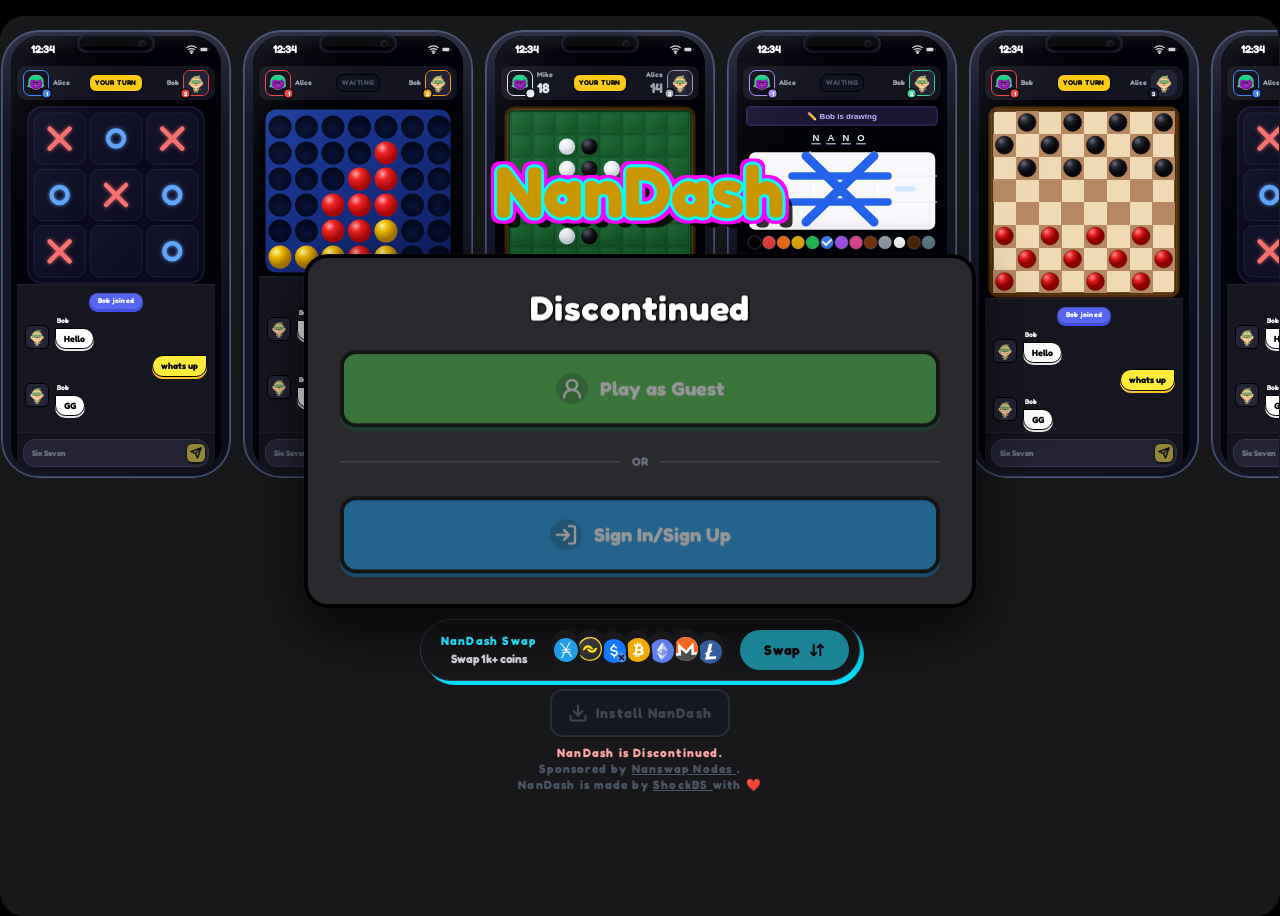
<file: index.html>
<!DOCTYPE html><html lang=en><head><meta charset=UTF-8><meta content="width=device-width,initial-scale=1,maximum-scale=1,user-scalable=no" name=viewport><meta content=#FBDD11 name=theme-color><meta content="only dark" name=color-scheme><meta content=notranslate name=google><title>DISCONTINUED - NanDash</title><meta content="DISCONTINUED. NanDash is Discontinued." name=description><link href=https://nandash.com rel=canonical><link href=/favicon-16x16.png rel=icon sizes=16x16 type=image/png><link href=/favicon-32x32.png rel=icon sizes=32x32 type=image/png><link href=/favicon.ico rel=icon sizes=any><link href=/apple-touch-icon.png rel=apple-touch-icon sizes=180x180><link href=/android-chrome-192x192.png rel=android-chrome-192x192><link href=/android-chrome-512x512.png rel=android-chrome-512x512><meta content=NanDash.com property=og:site_name><meta content=/android-chrome-512x512.png property=og:image><meta content=summary name=twitter:card><meta content=/android-chrome-512x512.png name=twitter:image><link href=https://fonts.googleapis.com rel=preconnect><link href=https://fonts.gstatic.com rel=preconnect crossorigin><link href="https://fonts.googleapis.com/css2?family=Fredoka:wght@300;400;500;600;700&family=JetBrains+Mono:wght@400;700&display=swap" rel=stylesheet><link href=/a.css rel=stylesheet></head><body class="I qd Jb Ka Z od"><div class="I Ea Va ia Ge He Jb Je Ke Le U d notranslate ud" translate=no><main class="I Ha Ka d Ea Ld Ub Vb Wb Z ac via-game-surface"><div class="I Ha Ka c f h i k"><div class="Va ia d zc"><div class="Rd Ga"><div class="I Ga Ra ja yc"><div class="Va qa T d fa gb ph-item" style=contain:strict><svg viewBox="0 0 230 448" height=448 width=230 style=overflow:visible class="c e a s"><defs><linearGradient id=bodyGrad x1=0% x2=100% y1=0% y2=100%><stop offset=0% stop-color=#1a1a2e></stop><stop offset=100% stop-color=#0f0f1e></stop></linearGradient><linearGradient id=innerRimGrad x1=0% x2=0% y1=0% y2=100%><stop offset=0% stop-color=rgba(200,200,220,0.15)></stop><stop offset=30% stop-color=transparent></stop></linearGradient><filter height=140% id=frameShad width=140% x=-20% y=-10%><feDropShadow dx=0 dy=24 stdDeviation=28 flood-color=rgba(0,0,0,0.95) result=s1></feDropShadow><feDropShadow dx=0 dy=8 stdDeviation=9 flood-color=rgba(0,0,0,0.65) result=s2></feDropShadow><feDropShadow dx=0 dy=0 stdDeviation=11 flood-color=rgba(0,0,0,0.8) result=s3></feDropShadow></filter></defs><rect height=446 rx=37 width=228 x=1 y=1 fill=url(#bodyGrad) stroke=rgba(100,120,160,0.45) stroke-width=2 ry=37 filter=url(#frameShad)></rect><rect height=447 rx=37.5 width=229 x=0.5 y=0.5 fill=none stroke=rgba(80,100,140,0.6) stroke-width=1 ry=37.5></rect><rect height=446 rx=37 width=228 x=1 y=1 fill=url(#innerRimGrad) ry=37></rect></svg><div class="Va S c ea fb g j n" style="background:linear-gradient(135deg,#0a0a14 0,#12121f 100%);box-shadow:inset 0 0 20px rgba(0,0,0,.6)"><div class="I Ea Va ia Bb V"><div class="I Ha Va R Ab La ic qa wc"><span class="Hc Sc Zc od">12:34</span><div class="I Ha Sa td"><svg viewBox="0 0 24 24" height=11 width=11 fill=none stroke=white stroke-linecap=round stroke-width=2.5><path d="M1.5 8S6 4 12 4s10.5 4 10.5 4"></path><path d="M5 12s3-2 7-2 7 2 7 2"></path><path d="M8.5 16S10 15 12 15s3.5 1 3.5 1"></path><circle cx=12 cy=19 r=1.5 fill=white></circle></svg> <svg viewBox="0 0 24 24" height=11 width=11 fill=white><rect height=8 rx=2 width=15 x=1 y=8></rect><path d="M20 11v2" stroke=rgba(255,255,255,.4) stroke-linecap=round stroke-width=2></path></svg></div></div><div class="ub qb Eb bc eb qa v zd"><div class="I Ha"><div class="I Ha oa ka Ta Ca"><div class="d qa"><div class="I Ha Ka Cb Ic R Va ga hb qb" style=border-color:#3b82f6><img alt=av class="ia V Xb" loading=eager src=/n.svg></div><svg viewBox="0 0 11 11" height=11 width=11 style=position:absolute;bottom:-3px;right:-3px;display:block><circle cx=5.5 cy=5.5 r=5.5 fill=#000></circle><circle cx=5.5 cy=5.5 r=4 fill=#3b82f6></circle><text fill=#fff font-family=inherit font-size=6 font-weight=900 text-anchor=middle x=5.5 y=5.5 dominant-baseline=central>1</text></svg></div><div class="I Ea Va ka Fa"><span class="Va Lc Sc _a ab fd" style=max-width:44px>Alice</span></div></div><div class="jc qa"><div class="ub qb Lc Rc Uc _c ab hb kc sc" style=background:#facc15;color:#000>YOUR TURN</div></div><div class="I Ha oa ka Ta Da"><div class="d qa"><div class="I Ha Ka Cb Ic R Va ga hb qb" style=border-color:#ef4444><img alt=av class="ia V Xb" loading=eager src=/b.svg></div><svg viewBox="0 0 11 11" height=11 width=11 style=position:absolute;bottom:-3px;left:-3px;display:block><circle cx=5.5 cy=5.5 r=5.5 fill=#000></circle><circle cx=5.5 cy=5.5 r=4 fill=#ef4444></circle><text fill=#fff font-family=inherit font-size=6 font-weight=900 text-anchor=middle x=5.5 y=5.5 dominant-baseline=central>2</text></svg></div><div class="I Ea Va ka Ga"><span class="Va Lc Sc _a ab fd" style=max-width:44px>Bob</span></div></div></div></div><div class="I Ha Va Ea Ia W cc oa zb"><svg viewBox="0 0 178 178" height=178 width=178 style=width:178px;border-radius:14px;flex-shrink:0 class fill=none><defs><linearGradient id=ttt-a x1=0 x2=1 y1=0 y2=1><stop offset=0 stop-color=#0c0c1e></stop><stop offset=1 stop-color=#08081a></stop></linearGradient><linearGradient id=ttt-b x1=0 x2=1 y1=0 y2=1><stop offset=0 stop-color=#12122a></stop><stop offset=1 stop-color=#0d0d20></stop></linearGradient><filter height=200% id=ttt-c width=200% x=-50% y=-50%><feDropShadow dx=0 dy=0 stdDeviation=2 flood-color=#f87171 flood-opacity=0.75></feDropShadow></filter><filter height=200% id=ttt-d width=200% x=-50% y=-50%><feDropShadow dx=0 dy=0 stdDeviation=2 flood-color=#60a5fa flood-opacity=0.75></feDropShadow></filter></defs><rect height=176 rx=14 width=176 x=1 y=1 fill=url(#ttt-a) stroke=#1a1a36 stroke-width=1.5></rect><g transform="translate(7 7)"><rect height=51.3 rx=9 width=51.3 fill=url(#ttt-b) stroke=#1e1e40></rect><path d="m15.6 15.6 20 20m0-20-20 20" stroke=#f87171 stroke-linecap=round stroke-width=4.5 filter=url(#ttt-c)></path><rect height=51.3 rx=9 width=51.3 x=56.3 fill=url(#ttt-b) stroke=#1e1e40></rect><circle cx=82 cy=25.6 r=8 stroke=#60a5fa stroke-width=4.5 filter=url(#ttt-d)></circle><rect height=51.3 rx=9 width=51.3 x=112.6 fill=url(#ttt-b) stroke=#1e1e40></rect><path d="m128.3 15.6 20 20m0-20-20 20" stroke=#f87171 stroke-linecap=round stroke-width=4.5 filter=url(#ttt-c)></path><rect height=51.3 rx=9 width=51.3 y=56.3 fill=url(#ttt-b) stroke=#1e1e40></rect><circle cx=25.6 cy=82 r=8 stroke=#60a5fa stroke-width=4.5 filter=url(#ttt-d)></circle><rect height=51.3 rx=9 width=51.3 x=56.3 y=56.3 fill=url(#ttt-b) stroke=#1e1e40></rect><path d="m72 72 20 20m0-20L72 92" stroke=#f87171 stroke-linecap=round stroke-width=4.5 filter=url(#ttt-c)></path><rect height=51.3 rx=9 width=51.3 x=112.6 y=56.3 fill=url(#ttt-b) stroke=#1e1e40></rect><circle cx=138.3 cy=82 r=8 stroke=#60a5fa stroke-width=4.5 filter=url(#ttt-d)></circle><rect height=51.3 rx=9 width=51.3 y=112.6 fill=url(#ttt-b) stroke=#1e1e40></rect><path d="m15.6 128.3 20 20m0-20-20 20" stroke=#f87171 stroke-linecap=round stroke-width=4.5 filter=url(#ttt-c)></path><rect height=51.3 rx=9 width=51.3 x=56.3 y=112.6 fill=url(#ttt-b) stroke=#1e1e40></rect><rect height=51.3 rx=9 width=51.3 x=112.6 y=112.6 fill=url(#ttt-b) stroke=#1e1e40></rect><circle cx=138.3 cy=138.3 r=8 stroke=#60a5fa stroke-width=4.5 filter=url(#ttt-d)></circle></g></svg><section class="I Ea Va ia Bc Fb Y be oa rb yb"><div class="I Ea oa W Ma Qd Xa Ya _b ie ne"><div class="I ra Ka"><span class="Lc Rc Ac Hb cd ec ib lc nb od vb wd">Bob joined</span></div><div class="I ra ia Ia Na"><div class="I Ea Ja"><div class="Va Cb Gd O _d ca fe jb nb ra ub"><img alt="" class="ia V Xb" loading=lazy src=/b.svg></div></div><div class="I Ea ka Fa la"><span class="Rc od cd Id Kc x z ze">Bob</span><div class="d kb nb Be Mc Sc Yc bb dc gd mc pe ub Sb lb xd">Hello</div></div></div><div class="I ra ia Ja"><div class="d kb nb Be Mc Sc Yc bb dc gd mc pe ub Ib la mb yd">whats up</div></div><div class="I ra ia Ia Na"><div class="Va Cb Gd O _d ca fe jb nb ra ub"><img alt="" class="ia V Xb" loading=lazy src=/b.svg></div><div class="I Ea ka Fa la"><span class="Rc od cd Id Kc x z ze">Bob</span><div class="d kb nb Be Mc Sc Yc bb dc gd mc pe ub Sb lb xd">GG</div></div></div></div><div class="Zb Db me ra rb yb"><div class="I Ha nb Fd Gb P Yb ae d kb tb te uc"><span class="Lc Sc Ae Za ka ld oa">Six Seven</span> <span class="I Ha Ka ra A Ib N Zd ba ee gd jb nb rd ub vd"><svg viewBox="0 0 24 24" class="L Xd _ ce" fill=none stroke=currentColor stroke-linecap=round stroke-linejoin=round stroke-width=3 aria-hidden=true><path d="m22 2-7 20-4-9-9-4Z"></path><path d="M22 2 11 13"></path></svg></span></div></div></section></div></div></div><svg viewBox="0 0 230 448" height=448 width=230 class="c e a p"><defs><linearGradient id=glareGrad x1=0% x2=85% y1=0% y2=100%><stop offset=0% stop-color=rgba(255,255,255,0.08)></stop><stop offset=18% stop-color=rgba(255,255,255,0.02)></stop><stop offset=38% stop-color=transparent></stop></linearGradient><linearGradient id=screenInsetGrad x1=0% x2=0% y1=0% y2=100%><stop offset=0% stop-color=rgba(255,255,255,0.06)></stop><stop offset=5% stop-color=transparent></stop></linearGradient><linearGradient id=notchGrad x1=0% x2=0% y1=0% y2=100%><stop offset=0% stop-color=#0a0a14></stop><stop offset=100% stop-color=#050509></stop></linearGradient><radialGradient cx=38% cy=34% id=camGrad r=60%><stop offset=0% stop-color=#1a1a20></stop><stop offset=100% stop-color=#050507></stop></radialGradient><clipPath id=screenClip><rect height=437 rx=29 width=210 x=10 y=6></rect></clipPath><filter height=300% id=notchShad width=160% x=-30% y=-50%><feDropShadow dx=0 dy=2 stdDeviation=4 flood-color=rgba(0,0,0,0.95)></feDropShadow></filter></defs><rect height=437 rx=29 width=210 x=10 y=6 fill=url(#glareGrad) clip-path=url(#screenClip)></rect><rect height=437 rx=29 width=210 x=10 y=6 fill=url(#screenInsetGrad) clip-path=url(#screenClip)></rect><rect height=19 rx=9.5 width=78 x=76 y=4 fill=rgba(40,45,65,0.95)></rect><rect height=16 rx=8 width=75 x=77.5 y=5.5 fill=#222230></rect><rect height=13 rx=6.5 width=72 x=79 y=7 fill=url(#notchGrad) filter=url(#notchShad)></rect><circle cx=141 cy=13.5 r=3 fill=url(#camGrad)></circle><circle cx=141 cy=13.5 r=3 fill=none stroke=rgba(255,255,255,0.12) stroke-width=1></circle></svg></div><div class="Va qa T d fa gb ph-item" style=contain:strict><svg viewBox="0 0 230 448" height=448 width=230 style=overflow:visible class="c e a s"><defs><linearGradient id=bodyGrad x1=0% x2=100% y1=0% y2=100%><stop offset=0% stop-color=#1a1a2e></stop><stop offset=100% stop-color=#0f0f1e></stop></linearGradient><linearGradient id=innerRimGrad x1=0% x2=0% y1=0% y2=100%><stop offset=0% stop-color=rgba(200,200,220,0.15)></stop><stop offset=30% stop-color=transparent></stop></linearGradient><filter height=140% id=frameShad width=140% x=-20% y=-10%><feDropShadow dx=0 dy=24 stdDeviation=28 flood-color=rgba(0,0,0,0.95) result=s1></feDropShadow><feDropShadow dx=0 dy=8 stdDeviation=9 flood-color=rgba(0,0,0,0.65) result=s2></feDropShadow><feDropShadow dx=0 dy=0 stdDeviation=11 flood-color=rgba(0,0,0,0.8) result=s3></feDropShadow></filter></defs><rect height=446 rx=37 width=228 x=1 y=1 fill=url(#bodyGrad) stroke=rgba(100,120,160,0.45) stroke-width=2 ry=37 filter=url(#frameShad)></rect><rect height=447 rx=37.5 width=229 x=0.5 y=0.5 fill=none stroke=rgba(80,100,140,0.6) stroke-width=1 ry=37.5></rect><rect height=446 rx=37 width=228 x=1 y=1 fill=url(#innerRimGrad) ry=37></rect></svg><div class="Va S c ea fb g j n" style="background:linear-gradient(135deg,#0a0a14 0,#12121f 100%);box-shadow:inset 0 0 20px rgba(0,0,0,.6)"><div class="I Ea Va ia Bb V"><div class="I Ha Va R Ab La ic qa wc"><span class="Hc Sc Zc od">12:34</span><div class="I Ha Sa td"><svg viewBox="0 0 24 24" height=11 width=11 fill=none stroke=white stroke-linecap=round stroke-width=2.5><path d="M1.5 8S6 4 12 4s10.5 4 10.5 4"></path><path d="M5 12s3-2 7-2 7 2 7 2"></path><path d="M8.5 16S10 15 12 15s3.5 1 3.5 1"></path><circle cx=12 cy=19 r=1.5 fill=white></circle></svg> <svg viewBox="0 0 24 24" height=11 width=11 fill=white><rect height=8 rx=2 width=15 x=1 y=8></rect><path d="M20 11v2" stroke=rgba(255,255,255,.4) stroke-linecap=round stroke-width=2></path></svg></div></div><div class="ub qb Eb bc eb qa v zd"><div class="I Ha"><div class="I Ha oa ka Ta Ca"><div class="d qa"><div class="I Ha Ka Cb Ic R Va ga hb qb" style=border-color:#ef4444><img alt=av class="ia V Xb" loading=eager src=/n.svg></div><svg viewBox="0 0 11 11" height=11 width=11 style=position:absolute;bottom:-3px;right:-3px;display:block><circle cx=5.5 cy=5.5 r=5.5 fill=#000></circle><circle cx=5.5 cy=5.5 r=4 fill=#ef4444></circle><text fill=#fff font-family=inherit font-size=6 font-weight=900 text-anchor=middle x=5.5 y=5.5 dominant-baseline=central>1</text></svg></div><div class="I Ea Va ka Fa"><span class="Va Lc Sc _a ab fd" style=max-width:44px>Alice</span></div></div><div class="jc qa"><div class="ub qb Lc Rc Uc _c ab hb kc sc" style=background:#0f1220;color:#4b5563>Waiting</div></div><div class="I Ha oa ka Ta Da"><div class="d qa"><div class="I Ha Ka Cb Ic R Va ga hb qb" style=border-color:#f59e0b><img alt=av class="ia V Xb" loading=eager src=/b.svg></div><svg viewBox="0 0 11 11" height=11 width=11 style=position:absolute;bottom:-3px;left:-3px;display:block><circle cx=5.5 cy=5.5 r=5.5 fill=#000></circle><circle cx=5.5 cy=5.5 r=4 fill=#f59e0b></circle><text fill=#fff font-family=inherit font-size=6 font-weight=900 text-anchor=middle x=5.5 y=5.5 dominant-baseline=central>2</text></svg></div><div class="I Ea Va ka Ga"><span class="Va Lc Sc _a ab fd" style=max-width:44px>Bob</span></div></div></div></div><div class="I Ha Va Ea Ia W cc oa zb"><svg viewBox="0 0 192 170" height=170 width=192 style=width:192px;border-radius:12px;flex-shrink:0 class fill=none><defs><radialGradient cx=34% cy=28% id=c4-b r=60%><stop offset=0 stop-color=#faa></stop><stop offset=0.4 stop-color=#f02424></stop><stop offset=1 stop-color=#a80808></stop></radialGradient><radialGradient cx=34% cy=28% id=c4-c r=60%><stop offset=0 stop-color=#fff9b0></stop><stop offset=0.4 stop-color=#f4c000></stop><stop offset=1 stop-color=#a87800></stop></radialGradient><radialGradient cx=50% cy=60% id=c4-d r=50%><stop offset=0 stop-color=#08123a></stop><stop offset=1 stop-color=#04091e></stop></radialGradient><linearGradient id=c4-a x1=0 x2=1 y1=0 y2=1><stop offset=0 stop-color=#1d3d9e></stop><stop offset=0.5 stop-color=#172e82></stop><stop offset=1 stop-color=#101e60></stop></linearGradient></defs><rect height=166 rx=12 width=188 x=2 y=2 fill=url(#c4-a) stroke=#000 stroke-width=3></rect><g transform="translate(5 5)"><circle cx=92.5 cy=146 r=11.5 fill=url(#c4-b)></circle><circle cx=92.5 cy=120 r=11.5 fill=url(#c4-b)></circle><circle cx=92.5 cy=94 r=11.5 fill=url(#c4-b)></circle><circle cx=92.5 cy=68 r=11.5 fill=url(#c4-b)></circle><circle cx=119 cy=146 r=11.5 fill=url(#c4-c)></circle><circle cx=119 cy=120 r=11.5 fill=url(#c4-c)></circle><circle cx=119 cy=94 r=11.5 fill=url(#c4-b)></circle><circle cx=119 cy=68 r=11.5 fill=url(#c4-b)></circle><circle cx=119 cy=42 r=11.5 fill=url(#c4-b)></circle><circle cx=66 cy=146 r=11.5 fill=url(#c4-c)></circle><circle cx=66 cy=120 r=11.5 fill=url(#c4-b)></circle><circle cx=66 cy=94 r=11.5 fill=url(#c4-b)></circle><circle cx=39.5 cy=146 r=11.5 fill=url(#c4-c)></circle><circle cx=13 cy=146 r=11.5 fill=url(#c4-c)></circle><g fill=url(#c4-d)><circle cx=13 cy=120 r=11.5></circle><circle cx=13 cy=94 r=11.5></circle><circle cx=13 cy=68 r=11.5></circle><circle cx=13 cy=42 r=11.5></circle><circle cx=13 cy=16 r=11.5></circle><circle cx=39.5 cy=120 r=11.5></circle><circle cx=39.5 cy=94 r=11.5></circle><circle cx=39.5 cy=68 r=11.5></circle><circle cx=39.5 cy=42 r=11.5></circle><circle cx=39.5 cy=16 r=11.5></circle><circle cx=66 cy=68 r=11.5></circle><circle cx=66 cy=42 r=11.5></circle><circle cx=66 cy=16 r=11.5></circle><circle cx=92.5 cy=42 r=11.5></circle><circle cx=92.5 cy=16 r=11.5></circle><circle cx=119 cy=16 r=11.5></circle><circle cx=145.5 cy=146 r=11.5></circle><circle cx=145.5 cy=120 r=11.5></circle><circle cx=145.5 cy=94 r=11.5></circle><circle cx=145.5 cy=68 r=11.5></circle><circle cx=145.5 cy=42 r=11.5></circle><circle cx=145.5 cy=16 r=11.5></circle><circle cx=172 cy=146 r=11.5></circle><circle cx=172 cy=120 r=11.5></circle><circle cx=172 cy=94 r=11.5></circle><circle cx=172 cy=68 r=11.5></circle><circle cx=172 cy=42 r=11.5></circle><circle cx=172 cy=16 r=11.5></circle></g></g></svg><section class="I Ea Va ia Bc Fb Y be oa rb yb"><div class="I Ea oa W Ma Qd Xa Ya _b ie ne"><div class="I ra Ka"><span class="Lc Rc Ac Hb cd ec ib lc nb od vb wd">Bob joined</span></div><div class="I ra ia Ia Na"><div class="I Ea Ja"><div class="Va Cb Gd O _d ca fe jb nb ra ub"><img alt="" class="ia V Xb" loading=lazy src=/b.svg></div></div><div class="I Ea ka Fa la"><span class="Rc od cd Id Kc x z ze">Bob</span><div class="d kb nb Be Mc Sc Yc bb dc gd mc pe ub Sb lb xd">Hello</div></div></div><div class="I ra ia Ja"><div class="d kb nb Be Mc Sc Yc bb dc gd mc pe ub Ib la mb yd">whats up</div></div><div class="I ra ia Ia Na"><div class="Va Cb Gd O _d ca fe jb nb ra ub"><img alt="" class="ia V Xb" loading=lazy src=/b.svg></div><div class="I Ea ka Fa la"><span class="Rc od cd Id Kc x z ze">Bob</span><div class="d kb nb Be Mc Sc Yc bb dc gd mc pe ub Sb lb xd">GG</div></div></div></div><div class="Zb Db me ra rb yb"><div class="I Ha nb Fd Gb P Yb ae d kb tb te uc"><span class="Lc Sc Ae Za ka ld oa">Six Seven</span> <span class="I Ha Ka ra A Ib N Zd ba ee gd jb nb rd ub vd"><svg viewBox="0 0 24 24" class="L Xd _ ce" fill=none stroke=currentColor stroke-linecap=round stroke-linejoin=round stroke-width=3 aria-hidden=true><path d="m22 2-7 20-4-9-9-4Z"></path><path d="M22 2 11 13"></path></svg></span></div></div></section></div></div></div><svg viewBox="0 0 230 448" height=448 width=230 class="c e a p"><defs><linearGradient id=glareGrad x1=0% x2=85% y1=0% y2=100%><stop offset=0% stop-color=rgba(255,255,255,0.08)></stop><stop offset=18% stop-color=rgba(255,255,255,0.02)></stop><stop offset=38% stop-color=transparent></stop></linearGradient><linearGradient id=screenInsetGrad x1=0% x2=0% y1=0% y2=100%><stop offset=0% stop-color=rgba(255,255,255,0.06)></stop><stop offset=5% stop-color=transparent></stop></linearGradient><linearGradient id=notchGrad x1=0% x2=0% y1=0% y2=100%><stop offset=0% stop-color=#0a0a14></stop><stop offset=100% stop-color=#050509></stop></linearGradient><radialGradient cx=38% cy=34% id=camGrad r=60%><stop offset=0% stop-color=#1a1a20></stop><stop offset=100% stop-color=#050507></stop></radialGradient><clipPath id=screenClip><rect height=437 rx=29 width=210 x=10 y=6></rect></clipPath><filter height=300% id=notchShad width=160% x=-30% y=-50%><feDropShadow dx=0 dy=2 stdDeviation=4 flood-color=rgba(0,0,0,0.95)></feDropShadow></filter></defs><rect height=437 rx=29 width=210 x=10 y=6 fill=url(#glareGrad) clip-path=url(#screenClip)></rect><rect height=437 rx=29 width=210 x=10 y=6 fill=url(#screenInsetGrad) clip-path=url(#screenClip)></rect><rect height=19 rx=9.5 width=78 x=76 y=4 fill=rgba(40,45,65,0.95)></rect><rect height=16 rx=8 width=75 x=77.5 y=5.5 fill=#222230></rect><rect height=13 rx=6.5 width=72 x=79 y=7 fill=url(#notchGrad) filter=url(#notchShad)></rect><circle cx=141 cy=13.5 r=3 fill=url(#camGrad)></circle><circle cx=141 cy=13.5 r=3 fill=none stroke=rgba(255,255,255,0.12) stroke-width=1></circle></svg></div><div class="Va qa T d fa gb ph-item" style=contain:strict><svg viewBox="0 0 230 448" height=448 width=230 style=overflow:visible class="c e a s"><defs><linearGradient id=bodyGrad x1=0% x2=100% y1=0% y2=100%><stop offset=0% stop-color=#1a1a2e></stop><stop offset=100% stop-color=#0f0f1e></stop></linearGradient><linearGradient id=innerRimGrad x1=0% x2=0% y1=0% y2=100%><stop offset=0% stop-color=rgba(200,200,220,0.15)></stop><stop offset=30% stop-color=transparent></stop></linearGradient><filter height=140% id=frameShad width=140% x=-20% y=-10%><feDropShadow dx=0 dy=24 stdDeviation=28 flood-color=rgba(0,0,0,0.95) result=s1></feDropShadow><feDropShadow dx=0 dy=8 stdDeviation=9 flood-color=rgba(0,0,0,0.65) result=s2></feDropShadow><feDropShadow dx=0 dy=0 stdDeviation=11 flood-color=rgba(0,0,0,0.8) result=s3></feDropShadow></filter></defs><rect height=446 rx=37 width=228 x=1 y=1 fill=url(#bodyGrad) stroke=rgba(100,120,160,0.45) stroke-width=2 ry=37 filter=url(#frameShad)></rect><rect height=447 rx=37.5 width=229 x=0.5 y=0.5 fill=none stroke=rgba(80,100,140,0.6) stroke-width=1 ry=37.5></rect><rect height=446 rx=37 width=228 x=1 y=1 fill=url(#innerRimGrad) ry=37></rect></svg><div class="Va S c ea fb g j n" style="background:linear-gradient(135deg,#0a0a14 0,#12121f 100%);box-shadow:inset 0 0 20px rgba(0,0,0,.6)"><div class="I Ea Va ia Bb V"><div class="I Ha Va R Ab La ic qa wc"><span class="Hc Sc Zc od">12:34</span><div class="I Ha Sa td"><svg viewBox="0 0 24 24" height=11 width=11 fill=none stroke=white stroke-linecap=round stroke-width=2.5><path d="M1.5 8S6 4 12 4s10.5 4 10.5 4"></path><path d="M5 12s3-2 7-2 7 2 7 2"></path><path d="M8.5 16S10 15 12 15s3.5 1 3.5 1"></path><circle cx=12 cy=19 r=1.5 fill=white></circle></svg> <svg viewBox="0 0 24 24" height=11 width=11 fill=white><rect height=8 rx=2 width=15 x=1 y=8></rect><path d="M20 11v2" stroke=rgba(255,255,255,.4) stroke-linecap=round stroke-width=2></path></svg></div></div><div class="ub qb Eb bc eb qa v zd"><div class="I Ha"><div class="I Ha oa ka Ta Ca"><div class="d qa"><div class="I Ha Ka Cb Ic R Va ga hb qb" style=border-color:#e2e8f0><img alt=av class="ia V Xb" loading=eager src=/n.svg></div><svg viewBox="0 0 11 11" height=11 width=11 style=position:absolute;bottom:-3px;right:-3px;display:block><circle cx=5.5 cy=5.5 r=5.5 fill=#000></circle><circle cx=5.5 cy=5.5 r=4 fill=#e2e8f0></circle><text fill=#fff font-family=inherit font-size=6 font-weight=900 text-anchor=middle x=5.5 y=5.5 dominant-baseline=central>1</text></svg></div><div class="I Ea Va ka Fa"><span class="Va Lc Sc _a ab fd" style=max-width:44px>Mike </span><span class="Rc Jc Vc" style=color:#e2e8f0>18</span></div></div><div class="jc qa"><div class="ub qb Lc Rc Uc _c ab hb kc sc" style=background:#facc15;color:#000>YOUR TURN</div></div><div class="I Ha oa ka Ta Da"><div class="d qa"><div class="I Ha Ka Cb Ic R Va ga hb qb" style=border-color:#9ca3af><img alt=av class="ia V Xb" loading=eager src=/b.svg></div><svg viewBox="0 0 11 11" height=11 width=11 style=position:absolute;bottom:-3px;left:-3px;display:block><circle cx=5.5 cy=5.5 r=5.5 fill=#000></circle><circle cx=5.5 cy=5.5 r=4 fill=#9ca3af></circle><text fill=#fff font-family=inherit font-size=6 font-weight=900 text-anchor=middle x=5.5 y=5.5 dominant-baseline=central>2</text></svg></div><div class="I Ea Va ka Ga"><span class="Va Lc Sc _a ab fd" style=max-width:44px>Alice </span><span class="Rc Jc Vc" style=color:#9ca3af>14</span></div></div></div></div><div class="I Ha Va Ea Ia W cc oa zb"><svg viewBox="0 0 192 192" height=192 width=192 style=width:192px;border-radius:9px;flex-shrink:0 class fill=none><defs><radialGradient cx=34% cy=28% id=rev-d r=60%><stop offset=0% stop-color=#fff></stop><stop offset=58% stop-color=#eaeff6></stop><stop offset=100% stop-color=#ccd2da></stop></radialGradient><radialGradient cx=34% cy=28% id=rev-e r=60%><stop offset=0% stop-color=#5a5a70></stop><stop offset=56% stop-color=#18181e></stop><stop offset=100% stop-color=#060608></stop></radialGradient><linearGradient id=rev-a x1=14% x2=85% y1=14% y2=85%><stop offset=0% stop-color=#8c5420></stop><stop offset=50% stop-color=#5e3510></stop><stop offset=100% stop-color=#8c5420></stop></linearGradient><linearGradient id=rev-b x1=14% x2=85% y1=14% y2=85%><stop offset=0% stop-color=#1d6838></stop><stop offset=100% stop-color=#155626></stop></linearGradient></defs><rect height=188 rx=9 width=188 x=2 y=2 fill=url(#rev-a) stroke=#3e2206 stroke-width=3></rect><rect height=182 rx=4 width=182 x=5 y=5 fill=#1a5c30 stroke=#0c3a1c stroke-width=2></rect><g transform="translate(7 7)"><pattern height=22.4 id=rev-c patternUnits=userSpaceOnUse width=22.4 x=0 y=0><rect height=20.9 rx=1 width=20.9 fill=url(#rev-b) stroke=rgba(0,0,0,0.2)></rect></pattern><path d="M0 0h178v178H0z" fill=url(#rev-c)></path><circle cx=56.0 cy=33.6 r=8.2 fill=url(#rev-d)></circle><circle cx=78.4 cy=33.6 r=8.2 fill=url(#rev-e)></circle><circle cx=56.0 cy=56.0 r=8.2 fill=url(#rev-d)></circle><circle cx=78.4 cy=56.0 r=8.2 fill=url(#rev-e)></circle><circle cx=100.8 cy=56.0 r=8.2 fill=url(#rev-d)></circle><circle cx=78.4 cy=78.4 r=8.2 fill=url(#rev-d)></circle><circle cx=100.8 cy=78.4 r=8.2 fill=url(#rev-d)></circle><circle cx=123.2 cy=78.4 r=8.2 fill=url(#rev-e)></circle><circle cx=56.0 cy=100.8 r=8.2 fill=url(#rev-e)></circle><circle cx=78.4 cy=100.8 r=8.2 fill=url(#rev-e)></circle><circle cx=100.8 cy=100.8 r=8.2 fill=url(#rev-d)></circle><circle cx=123.2 cy=100.8 r=8.2 fill=url(#rev-d)></circle><circle cx=56.0 cy=123.2 r=8.2 fill=url(#rev-d)></circle><circle cx=78.4 cy=123.2 r=8.2 fill=url(#rev-e)></circle></g></svg><section class="I Ea Va ia Bc Fb Y be oa rb yb"><div class="I Ea oa W Ma Qd Xa Ya _b ie ne"><div class="I ra Ka"><span class="Lc Rc Ac Hb cd ec ib lc nb od vb wd">Bob joined</span></div><div class="I ra ia Ia Na"><div class="I Ea Ja"><div class="Va Cb Gd O _d ca fe jb nb ra ub"><img alt="" class="ia V Xb" loading=lazy src=/b.svg></div></div><div class="I Ea ka Fa la"><span class="Rc od cd Id Kc x z ze">Bob</span><div class="d kb nb Be Mc Sc Yc bb dc gd mc pe ub Sb lb xd">Hello</div></div></div><div class="I ra ia Ja"><div class="d kb nb Be Mc Sc Yc bb dc gd mc pe ub Ib la mb yd">whats up</div></div><div class="I ra ia Ia Na"><div class="Va Cb Gd O _d ca fe jb nb ra ub"><img alt="" class="ia V Xb" loading=lazy src=/b.svg></div><div class="I Ea ka Fa la"><span class="Rc od cd Id Kc x z ze">Bob</span><div class="d kb nb Be Mc Sc Yc bb dc gd mc pe ub Sb lb xd">GG</div></div></div></div><div class="Zb Db me ra rb yb"><div class="I Ha nb Fd Gb P Yb ae d kb tb te uc"><span class="Lc Sc Ae Za ka ld oa">Six Seven</span> <span class="I Ha Ka ra A Ib N Zd ba ee gd jb nb rd ub vd"><svg viewBox="0 0 24 24" class="L Xd _ ce" fill=none stroke=currentColor stroke-linecap=round stroke-linejoin=round stroke-width=3 aria-hidden=true><path d="m22 2-7 20-4-9-9-4Z"></path><path d="M22 2 11 13"></path></svg></span></div></div></section></div></div></div><svg viewBox="0 0 230 448" height=448 width=230 class="c e a p"><defs><linearGradient id=glareGrad x1=0% x2=85% y1=0% y2=100%><stop offset=0% stop-color=rgba(255,255,255,0.08)></stop><stop offset=18% stop-color=rgba(255,255,255,0.02)></stop><stop offset=38% stop-color=transparent></stop></linearGradient><linearGradient id=screenInsetGrad x1=0% x2=0% y1=0% y2=100%><stop offset=0% stop-color=rgba(255,255,255,0.06)></stop><stop offset=5% stop-color=transparent></stop></linearGradient><linearGradient id=notchGrad x1=0% x2=0% y1=0% y2=100%><stop offset=0% stop-color=#0a0a14></stop><stop offset=100% stop-color=#050509></stop></linearGradient><radialGradient cx=38% cy=34% id=camGrad r=60%><stop offset=0% stop-color=#1a1a20></stop><stop offset=100% stop-color=#050507></stop></radialGradient><clipPath id=screenClip><rect height=437 rx=29 width=210 x=10 y=6></rect></clipPath><filter height=300% id=notchShad width=160% x=-30% y=-50%><feDropShadow dx=0 dy=2 stdDeviation=4 flood-color=rgba(0,0,0,0.95)></feDropShadow></filter></defs><rect height=437 rx=29 width=210 x=10 y=6 fill=url(#glareGrad) clip-path=url(#screenClip)></rect><rect height=437 rx=29 width=210 x=10 y=6 fill=url(#screenInsetGrad) clip-path=url(#screenClip)></rect><rect height=19 rx=9.5 width=78 x=76 y=4 fill=rgba(40,45,65,0.95)></rect><rect height=16 rx=8 width=75 x=77.5 y=5.5 fill=#222230></rect><rect height=13 rx=6.5 width=72 x=79 y=7 fill=url(#notchGrad) filter=url(#notchShad)></rect><circle cx=141 cy=13.5 r=3 fill=url(#camGrad)></circle><circle cx=141 cy=13.5 r=3 fill=none stroke=rgba(255,255,255,0.12) stroke-width=1></circle></svg></div><div class="Va qa T d fa gb ph-item" style=contain:strict><svg viewBox="0 0 230 448" height=448 width=230 style=overflow:visible class="c e a s"><defs><linearGradient id=bodyGrad x1=0% x2=100% y1=0% y2=100%><stop offset=0% stop-color=#1a1a2e></stop><stop offset=100% stop-color=#0f0f1e></stop></linearGradient><linearGradient id=innerRimGrad x1=0% x2=0% y1=0% y2=100%><stop offset=0% stop-color=rgba(200,200,220,0.15)></stop><stop offset=30% stop-color=transparent></stop></linearGradient><filter height=140% id=frameShad width=140% x=-20% y=-10%><feDropShadow dx=0 dy=24 stdDeviation=28 flood-color=rgba(0,0,0,0.95) result=s1></feDropShadow><feDropShadow dx=0 dy=8 stdDeviation=9 flood-color=rgba(0,0,0,0.65) result=s2></feDropShadow><feDropShadow dx=0 dy=0 stdDeviation=11 flood-color=rgba(0,0,0,0.8) result=s3></feDropShadow></filter></defs><rect height=446 rx=37 width=228 x=1 y=1 fill=url(#bodyGrad) stroke=rgba(100,120,160,0.45) stroke-width=2 ry=37 filter=url(#frameShad)></rect><rect height=447 rx=37.5 width=229 x=0.5 y=0.5 fill=none stroke=rgba(80,100,140,0.6) stroke-width=1 ry=37.5></rect><rect height=446 rx=37 width=228 x=1 y=1 fill=url(#innerRimGrad) ry=37></rect></svg><div class="Va S c ea fb g j n" style="background:linear-gradient(135deg,#0a0a14 0,#12121f 100%);box-shadow:inset 0 0 20px rgba(0,0,0,.6)"><div class="I Ea Va ia Bb V"><div class="I Ha Va R Ab La ic qa wc"><span class="Hc Sc Zc od">12:34</span><div class="I Ha Sa td"><svg viewBox="0 0 24 24" height=11 width=11 fill=none stroke=white stroke-linecap=round stroke-width=2.5><path d="M1.5 8S6 4 12 4s10.5 4 10.5 4"></path><path d="M5 12s3-2 7-2 7 2 7 2"></path><path d="M8.5 16S10 15 12 15s3.5 1 3.5 1"></path><circle cx=12 cy=19 r=1.5 fill=white></circle></svg> <svg viewBox="0 0 24 24" height=11 width=11 fill=white><rect height=8 rx=2 width=15 x=1 y=8></rect><path d="M20 11v2" stroke=rgba(255,255,255,.4) stroke-linecap=round stroke-width=2></path></svg></div></div><div class="ub qb Eb bc eb qa v zd"><div class="I Ha"><div class="I Ha oa ka Ta Ca"><div class="d qa"><div class="I Ha Ka Cb Ic R Va ga hb qb" style=border-color:#a78bfa><img alt=av class="ia V Xb" loading=eager src=/n.svg></div><svg viewBox="0 0 11 11" height=11 width=11 style=position:absolute;bottom:-3px;right:-3px;display:block><circle cx=5.5 cy=5.5 r=5.5 fill=#000></circle><circle cx=5.5 cy=5.5 r=4 fill=#a78bfa></circle><text fill=#fff font-family=inherit font-size=6 font-weight=900 text-anchor=middle x=5.5 y=5.5 dominant-baseline=central>1</text></svg></div><div class="I Ea Va ka Fa"><span class="Va Lc Sc _a ab fd" style=max-width:44px>Alice</span></div></div><div class="jc qa"><div class="ub qb Lc Rc Uc _c ab hb kc sc" style=background:#0f1220;color:#4b5563>Waiting</div></div><div class="I Ha oa ka Ta Da"><div class="d qa"><div class="I Ha Ka Cb Ic R Va ga hb qb" style=border-color:#34d399><img alt=av class="ia V Xb" loading=eager src=/b.svg></div><svg viewBox="0 0 11 11" height=11 width=11 style=position:absolute;bottom:-3px;left:-3px;display:block><circle cx=5.5 cy=5.5 r=5.5 fill=#000></circle><circle cx=5.5 cy=5.5 r=4 fill=#34d399></circle><text fill=#fff font-family=inherit font-size=6 font-weight=900 text-anchor=middle x=5.5 y=5.5 dominant-baseline=central>2</text></svg></div><div class="I Ea Va ka Ga"><span class="Va Lc Sc _a ab fd" style=max-width:44px>Bob</span></div></div></div></div><div class="I Ha Va Ea Ia W cc oa zb"><svg viewBox="0 0 192 192" height=192 width=192 style=width:192px;flex-shrink:0 class fill=none><rect height=18.5 rx=4 width=190.5 x=0.75 y=0.75 fill=#1a1632 stroke=#2e2254 stroke-width=1.5></rect><text fill=#c4b5fd font-family=sans-serif font-size=8 font-weight=bold text-anchor=middle x=96 y=13>✏️ Bob is drawing</text><g transform="translate(0 25)"><text fill=#f1f5f9 font-family=sans-serif font-size=9.5 font-weight=900 text-anchor=middle x=70 y=10>N</text><rect height=1.5 rx=1 width=10 x=65 y=12 fill=#94a3b8></rect><text fill=#f1f5f9 font-family=sans-serif font-size=9.5 font-weight=900 text-anchor=middle x=85 y=10>A</text><rect height=1.5 rx=1 width=10 x=80 y=12 fill=#94a3b8></rect><text fill=#f1f5f9 font-family=sans-serif font-size=9.5 font-weight=900 text-anchor=middle x=100 y=10>N</text><rect height=1.5 rx=1 width=10 x=95 y=12 fill=#94a3b8></rect><text fill=#f1f5f9 font-family=sans-serif font-size=9.5 font-weight=900 text-anchor=middle x=115 y=10>O</text><rect height=1.5 rx=1 width=10 x=110 y=12 fill=#94a3b8></rect></g><g transform="translate(0 45)"><rect height=80 rx=8 width=189 x=1.5 fill=#f9f9fd stroke=#000 stroke-width=2.5></rect><path d="M1 25h190M1 51h190M64 0v76m64-76v76" stroke=#eaeaf2></path><path d="m60 5 68 66m0-66L60 71" stroke=#2563eb stroke-linecap=round stroke-width=9></path><path d="M46 25h96M46 51h96" stroke=#2563eb stroke-linecap=round stroke-width=7.5></path><path d="M151 38h16" stroke=#93c5fd stroke-linecap=round stroke-width=5 opacity=0.4></path></g><g transform="translate(2 130)"><circle cx=6.5 cy=6.5 r=6.5 fill=#000 stroke=rgba(255,255,255,.12) stroke-width=1.5></circle><circle cx=21 cy=6.5 r=6.5 fill=#ef4444 stroke=rgba(255,255,255,.12) stroke-width=1.5></circle><circle cx=35.5 cy=6.5 r=6.5 fill=#f97316 stroke=rgba(255,255,255,.12) stroke-width=1.5></circle><circle cx=50 cy=6.5 r=6.5 fill=#eab308 stroke=rgba(255,255,255,.12) stroke-width=1.5></circle><circle cx=64.5 cy=6.5 r=6.5 fill=#22c55e stroke=rgba(255,255,255,.12) stroke-width=1.5></circle><circle cx=79 cy=6.5 r=6.5 fill=#3b82f6></circle><path d="m75 6 3 3 5-5" stroke=#fff stroke-linecap=round stroke-width=2 stroke-linejoin=round></path><circle cx=93.5 cy=6.5 r=6.5 fill=#a855f7 stroke=rgba(255,255,255,.12) stroke-width=1.5></circle><circle cx=108 cy=6.5 r=6.5 fill=#ec4899 stroke=rgba(255,255,255,.12) stroke-width=1.5></circle><circle cx=122.5 cy=6.5 r=6.5 fill=#78350f stroke=rgba(255,255,255,.12) stroke-width=1.5></circle><circle cx=137 cy=6.5 r=6.5 fill=#9ca3af stroke=rgba(255,255,255,.12) stroke-width=1.5></circle><circle cx=151.5 cy=6.5 r=6.5 fill=#fff stroke=#000 stroke-width=1.5></circle><circle cx=166 cy=6.5 r=6.5 fill=#502804 stroke=rgba(255,255,255,.12) stroke-width=1.5></circle><circle cx=180.5 cy=6.5 r=6.5 fill=#607d8b stroke=rgba(255,255,255,.12) stroke-width=1.5></circle></g></svg><section class="I Ea Va ia Bc Fb Y be oa rb yb"><div class="I Ea oa W Ma Qd Xa Ya _b ie ne"><div class="I ra Ka"><span class="Lc Rc Ac Hb cd ec ib lc nb od vb wd">Bob joined</span></div><div class="I ra ia Ia Na"><div class="I Ea Ja"><div class="Va Cb Gd O _d ca fe jb nb ra ub"><img alt="" class="ia V Xb" loading=lazy src=/b.svg></div></div><div class="I Ea ka Fa la"><span class="Rc od cd Id Kc x z ze">Bob</span><div class="d kb nb Be Mc Sc Yc bb dc gd mc pe ub Sb lb xd">Hello</div></div></div><div class="I ra ia Ja"><div class="d kb nb Be Mc Sc Yc bb dc gd mc pe ub Ib la mb yd">whats up</div></div><div class="I ra ia Ia Na"><div class="Va Cb Gd O _d ca fe jb nb ra ub"><img alt="" class="ia V Xb" loading=lazy src=/b.svg></div><div class="I Ea ka Fa la"><span class="Rc od cd Id Kc x z ze">Bob</span><div class="d kb nb Be Mc Sc Yc bb dc gd mc pe ub Sb lb xd">GG</div></div></div></div><div class="Zb Db me ra rb yb"><div class="I Ha nb Fd Gb P Yb ae d kb tb te uc"><span class="Lc Sc Ae Za ka ld oa">Six Seven</span> <span class="I Ha Ka ra A Ib N Zd ba ee gd jb nb rd ub vd"><svg viewBox="0 0 24 24" class="L Xd _ ce" fill=none stroke=currentColor stroke-linecap=round stroke-linejoin=round stroke-width=3 aria-hidden=true><path d="m22 2-7 20-4-9-9-4Z"></path><path d="M22 2 11 13"></path></svg></span></div></div></section></div></div></div><svg viewBox="0 0 230 448" height=448 width=230 class="c e a p"><defs><linearGradient id=glareGrad x1=0% x2=85% y1=0% y2=100%><stop offset=0% stop-color=rgba(255,255,255,0.08)></stop><stop offset=18% stop-color=rgba(255,255,255,0.02)></stop><stop offset=38% stop-color=transparent></stop></linearGradient><linearGradient id=screenInsetGrad x1=0% x2=0% y1=0% y2=100%><stop offset=0% stop-color=rgba(255,255,255,0.06)></stop><stop offset=5% stop-color=transparent></stop></linearGradient><linearGradient id=notchGrad x1=0% x2=0% y1=0% y2=100%><stop offset=0% stop-color=#0a0a14></stop><stop offset=100% stop-color=#050509></stop></linearGradient><radialGradient cx=38% cy=34% id=camGrad r=60%><stop offset=0% stop-color=#1a1a20></stop><stop offset=100% stop-color=#050507></stop></radialGradient><clipPath id=screenClip><rect height=437 rx=29 width=210 x=10 y=6></rect></clipPath><filter height=300% id=notchShad width=160% x=-30% y=-50%><feDropShadow dx=0 dy=2 stdDeviation=4 flood-color=rgba(0,0,0,0.95)></feDropShadow></filter></defs><rect height=437 rx=29 width=210 x=10 y=6 fill=url(#glareGrad) clip-path=url(#screenClip)></rect><rect height=437 rx=29 width=210 x=10 y=6 fill=url(#screenInsetGrad) clip-path=url(#screenClip)></rect><rect height=19 rx=9.5 width=78 x=76 y=4 fill=rgba(40,45,65,0.95)></rect><rect height=16 rx=8 width=75 x=77.5 y=5.5 fill=#222230></rect><rect height=13 rx=6.5 width=72 x=79 y=7 fill=url(#notchGrad) filter=url(#notchShad)></rect><circle cx=141 cy=13.5 r=3 fill=url(#camGrad)></circle><circle cx=141 cy=13.5 r=3 fill=none stroke=rgba(255,255,255,0.12) stroke-width=1></circle></svg></div><div class="Va qa T d fa gb ph-item" style=contain:strict><svg viewBox="0 0 230 448" height=448 width=230 style=overflow:visible class="c e a s"><defs><linearGradient id=bodyGrad x1=0% x2=100% y1=0% y2=100%><stop offset=0% stop-color=#1a1a2e></stop><stop offset=100% stop-color=#0f0f1e></stop></linearGradient><linearGradient id=innerRimGrad x1=0% x2=0% y1=0% y2=100%><stop offset=0% stop-color=rgba(200,200,220,0.15)></stop><stop offset=30% stop-color=transparent></stop></linearGradient><filter height=140% id=frameShad width=140% x=-20% y=-10%><feDropShadow dx=0 dy=24 stdDeviation=28 flood-color=rgba(0,0,0,0.95) result=s1></feDropShadow><feDropShadow dx=0 dy=8 stdDeviation=9 flood-color=rgba(0,0,0,0.65) result=s2></feDropShadow><feDropShadow dx=0 dy=0 stdDeviation=11 flood-color=rgba(0,0,0,0.8) result=s3></feDropShadow></filter></defs><rect height=446 rx=37 width=228 x=1 y=1 fill=url(#bodyGrad) stroke=rgba(100,120,160,0.45) stroke-width=2 ry=37 filter=url(#frameShad)></rect><rect height=447 rx=37.5 width=229 x=0.5 y=0.5 fill=none stroke=rgba(80,100,140,0.6) stroke-width=1 ry=37.5></rect><rect height=446 rx=37 width=228 x=1 y=1 fill=url(#innerRimGrad) ry=37></rect></svg><div class="Va S c ea fb g j n" style="background:linear-gradient(135deg,#0a0a14 0,#12121f 100%);box-shadow:inset 0 0 20px rgba(0,0,0,.6)"><div class="I Ea Va ia Bb V"><div class="I Ha Va R Ab La ic qa wc"><span class="Hc Sc Zc od">12:34</span><div class="I Ha Sa td"><svg viewBox="0 0 24 24" height=11 width=11 fill=none stroke=white stroke-linecap=round stroke-width=2.5><path d="M1.5 8S6 4 12 4s10.5 4 10.5 4"></path><path d="M5 12s3-2 7-2 7 2 7 2"></path><path d="M8.5 16S10 15 12 15s3.5 1 3.5 1"></path><circle cx=12 cy=19 r=1.5 fill=white></circle></svg> <svg viewBox="0 0 24 24" height=11 width=11 fill=white><rect height=8 rx=2 width=15 x=1 y=8></rect><path d="M20 11v2" stroke=rgba(255,255,255,.4) stroke-linecap=round stroke-width=2></path></svg></div></div><div class="ub qb Eb bc eb qa v zd"><div class="I Ha"><div class="I Ha oa ka Ta Ca"><div class="d qa"><div class="I Ha Ka Cb Ic R Va ga hb qb" style=border-color:#ef4444><img alt=av class="ia V Xb" loading=eager src=/n.svg></div><svg viewBox="0 0 11 11" height=11 width=11 style=position:absolute;bottom:-3px;right:-3px;display:block><circle cx=5.5 cy=5.5 r=5.5 fill=#000></circle><circle cx=5.5 cy=5.5 r=4 fill=#ef4444></circle><text fill=#fff font-family=inherit font-size=6 font-weight=900 text-anchor=middle x=5.5 y=5.5 dominant-baseline=central>1</text></svg></div><div class="I Ea Va ka Fa"><span class="Va Lc Sc _a ab fd" style=max-width:44px>Bob</span></div></div><div class="jc qa"><div class="ub qb Lc Rc Uc _c ab hb kc sc" style=background:#facc15;color:#000>YOUR TURN</div></div><div class="I Ha oa ka Ta Da"><div class="d qa"><div class="I Ha Ka Cb Ic R Va ga hb qb" style=border-color:#1e293b><img alt=av class="ia V Xb" loading=eager src=/b.svg></div><svg viewBox="0 0 11 11" height=11 width=11 style=position:absolute;bottom:-3px;left:-3px;display:block><circle cx=5.5 cy=5.5 r=5.5 fill=#000></circle><circle cx=5.5 cy=5.5 r=4 fill=#1e293b></circle><text fill=#fff font-family=inherit font-size=6 font-weight=900 text-anchor=middle x=5.5 y=5.5 dominant-baseline=central>2</text></svg></div><div class="I Ea Va ka Ga"><span class="Va Lc Sc _a ab fd" style=max-width:44px>Alice</span></div></div></div></div><div class="I Ha Va Ea Ia W cc oa zb"><svg viewBox="0 0 192 192" height=192 width=192 style=width:192px;border-radius:8px;flex-shrink:0 class fill=none><defs><radialGradient cx=32% cy=26% id=chk-b r=50%><stop offset=0 stop-color=#6a6a7e></stop><stop offset=0.5 stop-color=#22222a></stop><stop offset=1 stop-color=#08080e></stop></radialGradient><radialGradient cx=32% cy=26% id=chk-c r=50%><stop offset=0 stop-color=#f88></stop><stop offset=0.5 stop-color=#e01a1a></stop><stop offset=1 stop-color=#8c0000></stop></radialGradient><linearGradient id=chk-a x1=0 x2=1 y1=0 y2=1><stop offset=0 stop-color=#905c1c></stop><stop offset=0.5 stop-color=#6c400e></stop><stop offset=1 stop-color=#905c1c></stop></linearGradient></defs><rect height=188 rx=8 width=188 x=2 y=2 fill=url(#chk-a) stroke=#4a2c08 stroke-width=3></rect><g transform="translate(5 5)"><rect height=182 rx=3 width=182 fill=#f0d9b5 stroke=#3c2008 stroke-width=1.5></rect><g fill=#b58863><path d="M23 0h23v23H23zM68 0h23v23H68zM114 0h23v23h-23zM159 0h23v23h-23zM0 23h23v23H0zM46 23h23v23H46zM91 23h23v23H91zM137 23h23v23h-23zM23 46h23v23H23zM68 46h23v23H68zM114 46h23v23h-23zM159 46h23v23h-23zM0 68h23v23H0z"></path><path d="M46 68h23v23H46zM91 68h23v23H91zM137 68h23v23h-23zM23 91h23v23H23zM68 91h23v23H68zM114 91h23v23h-23zM159 91h23v23h-23zM0 114h23v23H0zM46 114h23v23H46zM91 114h23v23H91zM137 114h23v23h-23zM23 137h23v23H23zM68 137h23v23H68zM114 137h23v23h-23zM159 137h23v23h-23zM0 159h23v23H0z"></path><path d="M46 159h23v23H46zM91 159h23v23H91zM137 159h23v23h-23z"></path></g><g fill=url(#chk-b) stroke=rgba(0,0,0,.5)><circle cx=34 cy=11.4 r=9></circle><circle cx=79.6 cy=11.4 r=9></circle><circle cx=125 cy=11.4 r=9></circle><circle cx=170.6 cy=11.4 r=9></circle><circle cx=11.4 cy=34.1 r=9></circle><circle cx=56.9 cy=34.1 r=9></circle><circle cx=102.4 cy=34.1 r=9></circle><circle cx=148 cy=34.1 r=9></circle><circle cx=34 cy=56.9 r=9></circle><circle cx=79.6 cy=56.9 r=9></circle><circle cx=125 cy=56.9 r=9></circle><circle cx=170.6 cy=56.9 r=9></circle></g><g fill=url(#chk-c) stroke=rgba(0,0,0,.3)><circle cx=11.4 cy=125 r=9></circle><circle cx=56.9 cy=125 r=9></circle><circle cx=102.4 cy=125 r=9></circle><circle cx=148 cy=125 r=9></circle><circle cx=34 cy=148 r=9></circle><circle cx=79.6 cy=148 r=9></circle><circle cx=125 cy=148 r=9></circle><circle cx=170.6 cy=148 r=9></circle><circle cx=11.4 cy=170.6 r=9></circle><circle cx=56.9 cy=170.6 r=9></circle><circle cx=102.4 cy=170.6 r=9></circle><circle cx=148 cy=170.6 r=9></circle></g></g></svg><section class="I Ea Va ia Bc Fb Y be oa rb yb"><div class="I Ea oa W Ma Qd Xa Ya _b ie ne"><div class="I ra Ka"><span class="Lc Rc Ac Hb cd ec ib lc nb od vb wd">Bob joined</span></div><div class="I ra ia Ia Na"><div class="I Ea Ja"><div class="Va Cb Gd O _d ca fe jb nb ra ub"><img alt="" class="ia V Xb" loading=lazy src=/b.svg></div></div><div class="I Ea ka Fa la"><span class="Rc od cd Id Kc x z ze">Bob</span><div class="d kb nb Be Mc Sc Yc bb dc gd mc pe ub Sb lb xd">Hello</div></div></div><div class="I ra ia Ja"><div class="d kb nb Be Mc Sc Yc bb dc gd mc pe ub Ib la mb yd">whats up</div></div><div class="I ra ia Ia Na"><div class="Va Cb Gd O _d ca fe jb nb ra ub"><img alt="" class="ia V Xb" loading=lazy src=/b.svg></div><div class="I Ea ka Fa la"><span class="Rc od cd Id Kc x z ze">Bob</span><div class="d kb nb Be Mc Sc Yc bb dc gd mc pe ub Sb lb xd">GG</div></div></div></div><div class="Zb Db me ra rb yb"><div class="I Ha nb Fd Gb P Yb ae d kb tb te uc"><span class="Lc Sc Ae Za ka ld oa">Six Seven</span> <span class="I Ha Ka ra A Ib N Zd ba ee gd jb nb rd ub vd"><svg viewBox="0 0 24 24" class="L Xd _ ce" fill=none stroke=currentColor stroke-linecap=round stroke-linejoin=round stroke-width=3 aria-hidden=true><path d="m22 2-7 20-4-9-9-4Z"></path><path d="M22 2 11 13"></path></svg></span></div></div></section></div></div></div><svg viewBox="0 0 230 448" height=448 width=230 class="c e a p"><defs><linearGradient id=glareGrad x1=0% x2=85% y1=0% y2=100%><stop offset=0% stop-color=rgba(255,255,255,0.08)></stop><stop offset=18% stop-color=rgba(255,255,255,0.02)></stop><stop offset=38% stop-color=transparent></stop></linearGradient><linearGradient id=screenInsetGrad x1=0% x2=0% y1=0% y2=100%><stop offset=0% stop-color=rgba(255,255,255,0.06)></stop><stop offset=5% stop-color=transparent></stop></linearGradient><linearGradient id=notchGrad x1=0% x2=0% y1=0% y2=100%><stop offset=0% stop-color=#0a0a14></stop><stop offset=100% stop-color=#050509></stop></linearGradient><radialGradient cx=38% cy=34% id=camGrad r=60%><stop offset=0% stop-color=#1a1a20></stop><stop offset=100% stop-color=#050507></stop></radialGradient><clipPath id=screenClip><rect height=437 rx=29 width=210 x=10 y=6></rect></clipPath><filter height=300% id=notchShad width=160% x=-30% y=-50%><feDropShadow dx=0 dy=2 stdDeviation=4 flood-color=rgba(0,0,0,0.95)></feDropShadow></filter></defs><rect height=437 rx=29 width=210 x=10 y=6 fill=url(#glareGrad) clip-path=url(#screenClip)></rect><rect height=437 rx=29 width=210 x=10 y=6 fill=url(#screenInsetGrad) clip-path=url(#screenClip)></rect><rect height=19 rx=9.5 width=78 x=76 y=4 fill=rgba(40,45,65,0.95)></rect><rect height=16 rx=8 width=75 x=77.5 y=5.5 fill=#222230></rect><rect height=13 rx=6.5 width=72 x=79 y=7 fill=url(#notchGrad) filter=url(#notchShad)></rect><circle cx=141 cy=13.5 r=3 fill=url(#camGrad)></circle><circle cx=141 cy=13.5 r=3 fill=none stroke=rgba(255,255,255,0.12) stroke-width=1></circle></svg></div></div><div class="I Ga Ra ja yc" aria-hidden=true><div class="Va qa T d fa gb ph-item" style=contain:strict><svg viewBox="0 0 230 448" height=448 width=230 style=overflow:visible class="c e a s"><defs><linearGradient id=bodyGrad x1=0% x2=100% y1=0% y2=100%><stop offset=0% stop-color=#1a1a2e></stop><stop offset=100% stop-color=#0f0f1e></stop></linearGradient><linearGradient id=innerRimGrad x1=0% x2=0% y1=0% y2=100%><stop offset=0% stop-color=rgba(200,200,220,0.15)></stop><stop offset=30% stop-color=transparent></stop></linearGradient><filter height=140% id=frameShad width=140% x=-20% y=-10%><feDropShadow dx=0 dy=24 stdDeviation=28 flood-color=rgba(0,0,0,0.95) result=s1></feDropShadow><feDropShadow dx=0 dy=8 stdDeviation=9 flood-color=rgba(0,0,0,0.65) result=s2></feDropShadow><feDropShadow dx=0 dy=0 stdDeviation=11 flood-color=rgba(0,0,0,0.8) result=s3></feDropShadow></filter></defs><rect height=446 rx=37 width=228 x=1 y=1 fill=url(#bodyGrad) stroke=rgba(100,120,160,0.45) stroke-width=2 ry=37 filter=url(#frameShad)></rect><rect height=447 rx=37.5 width=229 x=0.5 y=0.5 fill=none stroke=rgba(80,100,140,0.6) stroke-width=1 ry=37.5></rect><rect height=446 rx=37 width=228 x=1 y=1 fill=url(#innerRimGrad) ry=37></rect></svg><div class="Va S c ea fb g j n" style="background:linear-gradient(135deg,#0a0a14 0,#12121f 100%);box-shadow:inset 0 0 20px rgba(0,0,0,.6)"><div class="I Ea Va ia Bb V"><div class="I Ha Va R Ab La ic qa wc"><span class="Hc Sc Zc od">12:34</span><div class="I Ha Sa td"><svg viewBox="0 0 24 24" height=11 width=11 fill=none stroke=white stroke-linecap=round stroke-width=2.5><path d="M1.5 8S6 4 12 4s10.5 4 10.5 4"></path><path d="M5 12s3-2 7-2 7 2 7 2"></path><path d="M8.5 16S10 15 12 15s3.5 1 3.5 1"></path><circle cx=12 cy=19 r=1.5 fill=white></circle></svg> <svg viewBox="0 0 24 24" height=11 width=11 fill=white><rect height=8 rx=2 width=15 x=1 y=8></rect><path d="M20 11v2" stroke=rgba(255,255,255,.4) stroke-linecap=round stroke-width=2></path></svg></div></div><div class="ub qb Eb bc eb qa v zd"><div class="I Ha"><div class="I Ha oa ka Ta Ca"><div class="d qa"><div class="I Ha Ka Cb Ic R Va ga hb qb" style=border-color:#3b82f6><img alt=av class="ia V Xb" loading=eager src=/n.svg></div><svg viewBox="0 0 11 11" height=11 width=11 style=position:absolute;bottom:-3px;right:-3px;display:block><circle cx=5.5 cy=5.5 r=5.5 fill=#000></circle><circle cx=5.5 cy=5.5 r=4 fill=#3b82f6></circle><text fill=#fff font-family=inherit font-size=6 font-weight=900 text-anchor=middle x=5.5 y=5.5 dominant-baseline=central>1</text></svg></div><div class="I Ea Va ka Fa"><span class="Va Lc Sc _a ab fd" style=max-width:44px>Alice</span></div></div><div class="jc qa"><div class="ub qb Lc Rc Uc _c ab hb kc sc" style=background:#facc15;color:#000>YOUR TURN</div></div><div class="I Ha oa ka Ta Da"><div class="d qa"><div class="I Ha Ka Cb Ic R Va ga hb qb" style=border-color:#ef4444><img alt=av class="ia V Xb" loading=eager src=/b.svg></div><svg viewBox="0 0 11 11" height=11 width=11 style=position:absolute;bottom:-3px;left:-3px;display:block><circle cx=5.5 cy=5.5 r=5.5 fill=#000></circle><circle cx=5.5 cy=5.5 r=4 fill=#ef4444></circle><text fill=#fff font-family=inherit font-size=6 font-weight=900 text-anchor=middle x=5.5 y=5.5 dominant-baseline=central>2</text></svg></div><div class="I Ea Va ka Ga"><span class="Va Lc Sc _a ab fd" style=max-width:44px>Bob</span></div></div></div></div><div class="I Ha Va Ea Ia W cc oa zb"><svg viewBox="0 0 178 178" height=178 width=178 style=width:178px;border-radius:14px;flex-shrink:0 class fill=none><defs><linearGradient id=ttt-a x1=0 x2=1 y1=0 y2=1><stop offset=0 stop-color=#0c0c1e></stop><stop offset=1 stop-color=#08081a></stop></linearGradient><linearGradient id=ttt-b x1=0 x2=1 y1=0 y2=1><stop offset=0 stop-color=#12122a></stop><stop offset=1 stop-color=#0d0d20></stop></linearGradient><filter height=200% id=ttt-c width=200% x=-50% y=-50%><feDropShadow dx=0 dy=0 stdDeviation=2 flood-color=#f87171 flood-opacity=0.75></feDropShadow></filter><filter height=200% id=ttt-d width=200% x=-50% y=-50%><feDropShadow dx=0 dy=0 stdDeviation=2 flood-color=#60a5fa flood-opacity=0.75></feDropShadow></filter></defs><rect height=176 rx=14 width=176 x=1 y=1 fill=url(#ttt-a) stroke=#1a1a36 stroke-width=1.5></rect><g transform="translate(7 7)"><rect height=51.3 rx=9 width=51.3 fill=url(#ttt-b) stroke=#1e1e40></rect><path d="m15.6 15.6 20 20m0-20-20 20" stroke=#f87171 stroke-linecap=round stroke-width=4.5 filter=url(#ttt-c)></path><rect height=51.3 rx=9 width=51.3 x=56.3 fill=url(#ttt-b) stroke=#1e1e40></rect><circle cx=82 cy=25.6 r=8 stroke=#60a5fa stroke-width=4.5 filter=url(#ttt-d)></circle><rect height=51.3 rx=9 width=51.3 x=112.6 fill=url(#ttt-b) stroke=#1e1e40></rect><path d="m128.3 15.6 20 20m0-20-20 20" stroke=#f87171 stroke-linecap=round stroke-width=4.5 filter=url(#ttt-c)></path><rect height=51.3 rx=9 width=51.3 y=56.3 fill=url(#ttt-b) stroke=#1e1e40></rect><circle cx=25.6 cy=82 r=8 stroke=#60a5fa stroke-width=4.5 filter=url(#ttt-d)></circle><rect height=51.3 rx=9 width=51.3 x=56.3 y=56.3 fill=url(#ttt-b) stroke=#1e1e40></rect><path d="m72 72 20 20m0-20L72 92" stroke=#f87171 stroke-linecap=round stroke-width=4.5 filter=url(#ttt-c)></path><rect height=51.3 rx=9 width=51.3 x=112.6 y=56.3 fill=url(#ttt-b) stroke=#1e1e40></rect><circle cx=138.3 cy=82 r=8 stroke=#60a5fa stroke-width=4.5 filter=url(#ttt-d)></circle><rect height=51.3 rx=9 width=51.3 y=112.6 fill=url(#ttt-b) stroke=#1e1e40></rect><path d="m15.6 128.3 20 20m0-20-20 20" stroke=#f87171 stroke-linecap=round stroke-width=4.5 filter=url(#ttt-c)></path><rect height=51.3 rx=9 width=51.3 x=56.3 y=112.6 fill=url(#ttt-b) stroke=#1e1e40></rect><rect height=51.3 rx=9 width=51.3 x=112.6 y=112.6 fill=url(#ttt-b) stroke=#1e1e40></rect><circle cx=138.3 cy=138.3 r=8 stroke=#60a5fa stroke-width=4.5 filter=url(#ttt-d)></circle></g></svg><section class="I Ea Va ia Bc Fb Y be oa rb yb"><div class="I Ea oa W Ma Qd Xa Ya _b ie ne"><div class="I ra Ka"><span class="Lc Rc Ac Hb cd ec ib lc nb od vb wd">Bob joined</span></div><div class="I ra ia Ia Na"><div class="I Ea Ja"><div class="Va Cb Gd O _d ca fe jb nb ra ub"><img alt="" class="ia V Xb" loading=lazy src=/b.svg></div></div><div class="I Ea ka Fa la"><span class="Rc od cd Id Kc x z ze">Bob</span><div class="d kb nb Be Mc Sc Yc bb dc gd mc pe ub Sb lb xd">Hello</div></div></div><div class="I ra ia Ja"><div class="d kb nb Be Mc Sc Yc bb dc gd mc pe ub Ib la mb yd">whats up</div></div><div class="I ra ia Ia Na"><div class="Va Cb Gd O _d ca fe jb nb ra ub"><img alt="" class="ia V Xb" loading=lazy src=/b.svg></div><div class="I Ea ka Fa la"><span class="Rc od cd Id Kc x z ze">Bob</span><div class="d kb nb Be Mc Sc Yc bb dc gd mc pe ub Sb lb xd">GG</div></div></div></div><div class="Zb Db me ra rb yb"><div class="I Ha nb Fd Gb P Yb ae d kb tb te uc"><span class="Lc Sc Ae Za ka ld oa">Six Seven</span> <span class="I Ha Ka ra A Ib N Zd ba ee gd jb nb rd ub vd"><svg viewBox="0 0 24 24" class="L Xd _ ce" fill=none stroke=currentColor stroke-linecap=round stroke-linejoin=round stroke-width=3 aria-hidden=true><path d="m22 2-7 20-4-9-9-4Z"></path><path d="M22 2 11 13"></path></svg></span></div></div></section></div></div></div><svg viewBox="0 0 230 448" height=448 width=230 class="c e a p"><defs><linearGradient id=glareGrad x1=0% x2=85% y1=0% y2=100%><stop offset=0% stop-color=rgba(255,255,255,0.08)></stop><stop offset=18% stop-color=rgba(255,255,255,0.02)></stop><stop offset=38% stop-color=transparent></stop></linearGradient><linearGradient id=screenInsetGrad x1=0% x2=0% y1=0% y2=100%><stop offset=0% stop-color=rgba(255,255,255,0.06)></stop><stop offset=5% stop-color=transparent></stop></linearGradient><linearGradient id=notchGrad x1=0% x2=0% y1=0% y2=100%><stop offset=0% stop-color=#0a0a14></stop><stop offset=100% stop-color=#050509></stop></linearGradient><radialGradient cx=38% cy=34% id=camGrad r=60%><stop offset=0% stop-color=#1a1a20></stop><stop offset=100% stop-color=#050507></stop></radialGradient><clipPath id=screenClip><rect height=437 rx=29 width=210 x=10 y=6></rect></clipPath><filter height=300% id=notchShad width=160% x=-30% y=-50%><feDropShadow dx=0 dy=2 stdDeviation=4 flood-color=rgba(0,0,0,0.95)></feDropShadow></filter></defs><rect height=437 rx=29 width=210 x=10 y=6 fill=url(#glareGrad) clip-path=url(#screenClip)></rect><rect height=437 rx=29 width=210 x=10 y=6 fill=url(#screenInsetGrad) clip-path=url(#screenClip)></rect><rect height=19 rx=9.5 width=78 x=76 y=4 fill=rgba(40,45,65,0.95)></rect><rect height=16 rx=8 width=75 x=77.5 y=5.5 fill=#222230></rect><rect height=13 rx=6.5 width=72 x=79 y=7 fill=url(#notchGrad) filter=url(#notchShad)></rect><circle cx=141 cy=13.5 r=3 fill=url(#camGrad)></circle><circle cx=141 cy=13.5 r=3 fill=none stroke=rgba(255,255,255,0.12) stroke-width=1></circle></svg></div><div class="Va qa T d fa gb ph-item" style=contain:strict><svg viewBox="0 0 230 448" height=448 width=230 style=overflow:visible class="c e a s"><defs><linearGradient id=bodyGrad x1=0% x2=100% y1=0% y2=100%><stop offset=0% stop-color=#1a1a2e></stop><stop offset=100% stop-color=#0f0f1e></stop></linearGradient><linearGradient id=innerRimGrad x1=0% x2=0% y1=0% y2=100%><stop offset=0% stop-color=rgba(200,200,220,0.15)></stop><stop offset=30% stop-color=transparent></stop></linearGradient><filter height=140% id=frameShad width=140% x=-20% y=-10%><feDropShadow dx=0 dy=24 stdDeviation=28 flood-color=rgba(0,0,0,0.95) result=s1></feDropShadow><feDropShadow dx=0 dy=8 stdDeviation=9 flood-color=rgba(0,0,0,0.65) result=s2></feDropShadow><feDropShadow dx=0 dy=0 stdDeviation=11 flood-color=rgba(0,0,0,0.8) result=s3></feDropShadow></filter></defs><rect height=446 rx=37 width=228 x=1 y=1 fill=url(#bodyGrad) stroke=rgba(100,120,160,0.45) stroke-width=2 ry=37 filter=url(#frameShad)></rect><rect height=447 rx=37.5 width=229 x=0.5 y=0.5 fill=none stroke=rgba(80,100,140,0.6) stroke-width=1 ry=37.5></rect><rect height=446 rx=37 width=228 x=1 y=1 fill=url(#innerRimGrad) ry=37></rect></svg><div class="Va S c ea fb g j n" style="background:linear-gradient(135deg,#0a0a14 0,#12121f 100%);box-shadow:inset 0 0 20px rgba(0,0,0,.6)"><div class="I Ea Va ia Bb V"><div class="I Ha Va R Ab La ic qa wc"><span class="Hc Sc Zc od">12:34</span><div class="I Ha Sa td"><svg viewBox="0 0 24 24" height=11 width=11 fill=none stroke=white stroke-linecap=round stroke-width=2.5><path d="M1.5 8S6 4 12 4s10.5 4 10.5 4"></path><path d="M5 12s3-2 7-2 7 2 7 2"></path><path d="M8.5 16S10 15 12 15s3.5 1 3.5 1"></path><circle cx=12 cy=19 r=1.5 fill=white></circle></svg> <svg viewBox="0 0 24 24" height=11 width=11 fill=white><rect height=8 rx=2 width=15 x=1 y=8></rect><path d="M20 11v2" stroke=rgba(255,255,255,.4) stroke-linecap=round stroke-width=2></path></svg></div></div><div class="ub qb Eb bc eb qa v zd"><div class="I Ha"><div class="I Ha oa ka Ta Ca"><div class="d qa"><div class="I Ha Ka Cb Ic R Va ga hb qb" style=border-color:#ef4444><img alt=av class="ia V Xb" loading=eager src=/n.svg></div><svg viewBox="0 0 11 11" height=11 width=11 style=position:absolute;bottom:-3px;right:-3px;display:block><circle cx=5.5 cy=5.5 r=5.5 fill=#000></circle><circle cx=5.5 cy=5.5 r=4 fill=#ef4444></circle><text fill=#fff font-family=inherit font-size=6 font-weight=900 text-anchor=middle x=5.5 y=5.5 dominant-baseline=central>1</text></svg></div><div class="I Ea Va ka Fa"><span class="Va Lc Sc _a ab fd" style=max-width:44px>Alice</span></div></div><div class="jc qa"><div class="ub qb Lc Rc Uc _c ab hb kc sc" style=background:#0f1220;color:#4b5563>Waiting</div></div><div class="I Ha oa ka Ta Da"><div class="d qa"><div class="I Ha Ka Cb Ic R Va ga hb qb" style=border-color:#f59e0b><img alt=av class="ia V Xb" loading=eager src=/b.svg></div><svg viewBox="0 0 11 11" height=11 width=11 style=position:absolute;bottom:-3px;left:-3px;display:block><circle cx=5.5 cy=5.5 r=5.5 fill=#000></circle><circle cx=5.5 cy=5.5 r=4 fill=#f59e0b></circle><text fill=#fff font-family=inherit font-size=6 font-weight=900 text-anchor=middle x=5.5 y=5.5 dominant-baseline=central>2</text></svg></div><div class="I Ea Va ka Ga"><span class="Va Lc Sc _a ab fd" style=max-width:44px>Bob</span></div></div></div></div><div class="I Ha Va Ea Ia W cc oa zb"><svg viewBox="0 0 192 170" height=170 width=192 style=width:192px;border-radius:12px;flex-shrink:0 class fill=none><defs><radialGradient cx=34% cy=28% id=c4-b r=60%><stop offset=0 stop-color=#faa></stop><stop offset=0.4 stop-color=#f02424></stop><stop offset=1 stop-color=#a80808></stop></radialGradient><radialGradient cx=34% cy=28% id=c4-c r=60%><stop offset=0 stop-color=#fff9b0></stop><stop offset=0.4 stop-color=#f4c000></stop><stop offset=1 stop-color=#a87800></stop></radialGradient><radialGradient cx=50% cy=60% id=c4-d r=50%><stop offset=0 stop-color=#08123a></stop><stop offset=1 stop-color=#04091e></stop></radialGradient><linearGradient id=c4-a x1=0 x2=1 y1=0 y2=1><stop offset=0 stop-color=#1d3d9e></stop><stop offset=0.5 stop-color=#172e82></stop><stop offset=1 stop-color=#101e60></stop></linearGradient></defs><rect height=166 rx=12 width=188 x=2 y=2 fill=url(#c4-a) stroke=#000 stroke-width=3></rect><g transform="translate(5 5)"><circle cx=92.5 cy=146 r=11.5 fill=url(#c4-b)></circle><circle cx=92.5 cy=120 r=11.5 fill=url(#c4-b)></circle><circle cx=92.5 cy=94 r=11.5 fill=url(#c4-b)></circle><circle cx=92.5 cy=68 r=11.5 fill=url(#c4-b)></circle><circle cx=119 cy=146 r=11.5 fill=url(#c4-c)></circle><circle cx=119 cy=120 r=11.5 fill=url(#c4-c)></circle><circle cx=119 cy=94 r=11.5 fill=url(#c4-b)></circle><circle cx=119 cy=68 r=11.5 fill=url(#c4-b)></circle><circle cx=119 cy=42 r=11.5 fill=url(#c4-b)></circle><circle cx=66 cy=146 r=11.5 fill=url(#c4-c)></circle><circle cx=66 cy=120 r=11.5 fill=url(#c4-b)></circle><circle cx=66 cy=94 r=11.5 fill=url(#c4-b)></circle><circle cx=39.5 cy=146 r=11.5 fill=url(#c4-c)></circle><circle cx=13 cy=146 r=11.5 fill=url(#c4-c)></circle><g fill=url(#c4-d)><circle cx=13 cy=120 r=11.5></circle><circle cx=13 cy=94 r=11.5></circle><circle cx=13 cy=68 r=11.5></circle><circle cx=13 cy=42 r=11.5></circle><circle cx=13 cy=16 r=11.5></circle><circle cx=39.5 cy=120 r=11.5></circle><circle cx=39.5 cy=94 r=11.5></circle><circle cx=39.5 cy=68 r=11.5></circle><circle cx=39.5 cy=42 r=11.5></circle><circle cx=39.5 cy=16 r=11.5></circle><circle cx=66 cy=68 r=11.5></circle><circle cx=66 cy=42 r=11.5></circle><circle cx=66 cy=16 r=11.5></circle><circle cx=92.5 cy=42 r=11.5></circle><circle cx=92.5 cy=16 r=11.5></circle><circle cx=119 cy=16 r=11.5></circle><circle cx=145.5 cy=146 r=11.5></circle><circle cx=145.5 cy=120 r=11.5></circle><circle cx=145.5 cy=94 r=11.5></circle><circle cx=145.5 cy=68 r=11.5></circle><circle cx=145.5 cy=42 r=11.5></circle><circle cx=145.5 cy=16 r=11.5></circle><circle cx=172 cy=146 r=11.5></circle><circle cx=172 cy=120 r=11.5></circle><circle cx=172 cy=94 r=11.5></circle><circle cx=172 cy=68 r=11.5></circle><circle cx=172 cy=42 r=11.5></circle><circle cx=172 cy=16 r=11.5></circle></g></g></svg><section class="I Ea Va ia Bc Fb Y be oa rb yb"><div class="I Ea oa W Ma Qd Xa Ya _b ie ne"><div class="I ra Ka"><span class="Lc Rc Ac Hb cd ec ib lc nb od vb wd">Bob joined</span></div><div class="I ra ia Ia Na"><div class="I Ea Ja"><div class="Va Cb Gd O _d ca fe jb nb ra ub"><img alt="" class="ia V Xb" loading=lazy src=/b.svg></div></div><div class="I Ea ka Fa la"><span class="Rc od cd Id Kc x z ze">Bob</span><div class="d kb nb Be Mc Sc Yc bb dc gd mc pe ub Sb lb xd">Hello</div></div></div><div class="I ra ia Ja"><div class="d kb nb Be Mc Sc Yc bb dc gd mc pe ub Ib la mb yd">whats up</div></div><div class="I ra ia Ia Na"><div class="Va Cb Gd O _d ca fe jb nb ra ub"><img alt="" class="ia V Xb" loading=lazy src=/b.svg></div><div class="I Ea ka Fa la"><span class="Rc od cd Id Kc x z ze">Bob</span><div class="d kb nb Be Mc Sc Yc bb dc gd mc pe ub Sb lb xd">GG</div></div></div></div><div class="Zb Db me ra rb yb"><div class="I Ha nb Fd Gb P Yb ae d kb tb te uc"><span class="Lc Sc Ae Za ka ld oa">Six Seven</span> <span class="I Ha Ka ra A Ib N Zd ba ee gd jb nb rd ub vd"><svg viewBox="0 0 24 24" class="L Xd _ ce" fill=none stroke=currentColor stroke-linecap=round stroke-linejoin=round stroke-width=3 aria-hidden=true><path d="m22 2-7 20-4-9-9-4Z"></path><path d="M22 2 11 13"></path></svg></span></div></div></section></div></div></div><svg viewBox="0 0 230 448" height=448 width=230 class="c e a p"><defs><linearGradient id=glareGrad x1=0% x2=85% y1=0% y2=100%><stop offset=0% stop-color=rgba(255,255,255,0.08)></stop><stop offset=18% stop-color=rgba(255,255,255,0.02)></stop><stop offset=38% stop-color=transparent></stop></linearGradient><linearGradient id=screenInsetGrad x1=0% x2=0% y1=0% y2=100%><stop offset=0% stop-color=rgba(255,255,255,0.06)></stop><stop offset=5% stop-color=transparent></stop></linearGradient><linearGradient id=notchGrad x1=0% x2=0% y1=0% y2=100%><stop offset=0% stop-color=#0a0a14></stop><stop offset=100% stop-color=#050509></stop></linearGradient><radialGradient cx=38% cy=34% id=camGrad r=60%><stop offset=0% stop-color=#1a1a20></stop><stop offset=100% stop-color=#050507></stop></radialGradient><clipPath id=screenClip><rect height=437 rx=29 width=210 x=10 y=6></rect></clipPath><filter height=300% id=notchShad width=160% x=-30% y=-50%><feDropShadow dx=0 dy=2 stdDeviation=4 flood-color=rgba(0,0,0,0.95)></feDropShadow></filter></defs><rect height=437 rx=29 width=210 x=10 y=6 fill=url(#glareGrad) clip-path=url(#screenClip)></rect><rect height=437 rx=29 width=210 x=10 y=6 fill=url(#screenInsetGrad) clip-path=url(#screenClip)></rect><rect height=19 rx=9.5 width=78 x=76 y=4 fill=rgba(40,45,65,0.95)></rect><rect height=16 rx=8 width=75 x=77.5 y=5.5 fill=#222230></rect><rect height=13 rx=6.5 width=72 x=79 y=7 fill=url(#notchGrad) filter=url(#notchShad)></rect><circle cx=141 cy=13.5 r=3 fill=url(#camGrad)></circle><circle cx=141 cy=13.5 r=3 fill=none stroke=rgba(255,255,255,0.12) stroke-width=1></circle></svg></div><div class="Va qa T d fa gb ph-item" style=contain:strict><svg viewBox="0 0 230 448" height=448 width=230 style=overflow:visible class="c e a s"><defs><linearGradient id=bodyGrad x1=0% x2=100% y1=0% y2=100%><stop offset=0% stop-color=#1a1a2e></stop><stop offset=100% stop-color=#0f0f1e></stop></linearGradient><linearGradient id=innerRimGrad x1=0% x2=0% y1=0% y2=100%><stop offset=0% stop-color=rgba(200,200,220,0.15)></stop><stop offset=30% stop-color=transparent></stop></linearGradient><filter height=140% id=frameShad width=140% x=-20% y=-10%><feDropShadow dx=0 dy=24 stdDeviation=28 flood-color=rgba(0,0,0,0.95) result=s1></feDropShadow><feDropShadow dx=0 dy=8 stdDeviation=9 flood-color=rgba(0,0,0,0.65) result=s2></feDropShadow><feDropShadow dx=0 dy=0 stdDeviation=11 flood-color=rgba(0,0,0,0.8) result=s3></feDropShadow></filter></defs><rect height=446 rx=37 width=228 x=1 y=1 fill=url(#bodyGrad) stroke=rgba(100,120,160,0.45) stroke-width=2 ry=37 filter=url(#frameShad)></rect><rect height=447 rx=37.5 width=229 x=0.5 y=0.5 fill=none stroke=rgba(80,100,140,0.6) stroke-width=1 ry=37.5></rect><rect height=446 rx=37 width=228 x=1 y=1 fill=url(#innerRimGrad) ry=37></rect></svg><div class="Va S c ea fb g j n" style="background:linear-gradient(135deg,#0a0a14 0,#12121f 100%);box-shadow:inset 0 0 20px rgba(0,0,0,.6)"><div class="I Ea Va ia Bb V"><div class="I Ha Va R Ab La ic qa wc"><span class="Hc Sc Zc od">12:34</span><div class="I Ha Sa td"><svg viewBox="0 0 24 24" height=11 width=11 fill=none stroke=white stroke-linecap=round stroke-width=2.5><path d="M1.5 8S6 4 12 4s10.5 4 10.5 4"></path><path d="M5 12s3-2 7-2 7 2 7 2"></path><path d="M8.5 16S10 15 12 15s3.5 1 3.5 1"></path><circle cx=12 cy=19 r=1.5 fill=white></circle></svg> <svg viewBox="0 0 24 24" height=11 width=11 fill=white><rect height=8 rx=2 width=15 x=1 y=8></rect><path d="M20 11v2" stroke=rgba(255,255,255,.4) stroke-linecap=round stroke-width=2></path></svg></div></div><div class="ub qb Eb bc eb qa v zd"><div class="I Ha"><div class="I Ha oa ka Ta Ca"><div class="d qa"><div class="I Ha Ka Cb Ic R Va ga hb qb" style=border-color:#e2e8f0><img alt=av class="ia V Xb" loading=eager src=/n.svg></div><svg viewBox="0 0 11 11" height=11 width=11 style=position:absolute;bottom:-3px;right:-3px;display:block><circle cx=5.5 cy=5.5 r=5.5 fill=#000></circle><circle cx=5.5 cy=5.5 r=4 fill=#e2e8f0></circle><text fill=#fff font-family=inherit font-size=6 font-weight=900 text-anchor=middle x=5.5 y=5.5 dominant-baseline=central>1</text></svg></div><div class="I Ea Va ka Fa"><span class="Va Lc Sc _a ab fd" style=max-width:44px>Mike </span><span class="Rc Jc Vc" style=color:#e2e8f0>18</span></div></div><div class="jc qa"><div class="ub qb Lc Rc Uc _c ab hb kc sc" style=background:#facc15;color:#000>YOUR TURN</div></div><div class="I Ha oa ka Ta Da"><div class="d qa"><div class="I Ha Ka Cb Ic R Va ga hb qb" style=border-color:#9ca3af><img alt=av class="ia V Xb" loading=eager src=/b.svg></div><svg viewBox="0 0 11 11" height=11 width=11 style=position:absolute;bottom:-3px;left:-3px;display:block><circle cx=5.5 cy=5.5 r=5.5 fill=#000></circle><circle cx=5.5 cy=5.5 r=4 fill=#9ca3af></circle><text fill=#fff font-family=inherit font-size=6 font-weight=900 text-anchor=middle x=5.5 y=5.5 dominant-baseline=central>2</text></svg></div><div class="I Ea Va ka Ga"><span class="Va Lc Sc _a ab fd" style=max-width:44px>Alice </span><span class="Rc Jc Vc" style=color:#9ca3af>14</span></div></div></div></div><div class="I Ha Va Ea Ia W cc oa zb"><svg viewBox="0 0 192 192" height=192 width=192 style=width:192px;border-radius:9px;flex-shrink:0 class fill=none><defs><radialGradient cx=34% cy=28% id=rev-d r=60%><stop offset=0% stop-color=#fff></stop><stop offset=58% stop-color=#eaeff6></stop><stop offset=100% stop-color=#ccd2da></stop></radialGradient><radialGradient cx=34% cy=28% id=rev-e r=60%><stop offset=0% stop-color=#5a5a70></stop><stop offset=56% stop-color=#18181e></stop><stop offset=100% stop-color=#060608></stop></radialGradient><linearGradient id=rev-a x1=14% x2=85% y1=14% y2=85%><stop offset=0% stop-color=#8c5420></stop><stop offset=50% stop-color=#5e3510></stop><stop offset=100% stop-color=#8c5420></stop></linearGradient><linearGradient id=rev-b x1=14% x2=85% y1=14% y2=85%><stop offset=0% stop-color=#1d6838></stop><stop offset=100% stop-color=#155626></stop></linearGradient></defs><rect height=188 rx=9 width=188 x=2 y=2 fill=url(#rev-a) stroke=#3e2206 stroke-width=3></rect><rect height=182 rx=4 width=182 x=5 y=5 fill=#1a5c30 stroke=#0c3a1c stroke-width=2></rect><g transform="translate(7 7)"><pattern height=22.4 id=rev-c patternUnits=userSpaceOnUse width=22.4 x=0 y=0><rect height=20.9 rx=1 width=20.9 fill=url(#rev-b) stroke=rgba(0,0,0,0.2)></rect></pattern><path d="M0 0h178v178H0z" fill=url(#rev-c)></path><circle cx=56.0 cy=33.6 r=8.2 fill=url(#rev-d)></circle><circle cx=78.4 cy=33.6 r=8.2 fill=url(#rev-e)></circle><circle cx=56.0 cy=56.0 r=8.2 fill=url(#rev-d)></circle><circle cx=78.4 cy=56.0 r=8.2 fill=url(#rev-e)></circle><circle cx=100.8 cy=56.0 r=8.2 fill=url(#rev-d)></circle><circle cx=78.4 cy=78.4 r=8.2 fill=url(#rev-d)></circle><circle cx=100.8 cy=78.4 r=8.2 fill=url(#rev-d)></circle><circle cx=123.2 cy=78.4 r=8.2 fill=url(#rev-e)></circle><circle cx=56.0 cy=100.8 r=8.2 fill=url(#rev-e)></circle><circle cx=78.4 cy=100.8 r=8.2 fill=url(#rev-e)></circle><circle cx=100.8 cy=100.8 r=8.2 fill=url(#rev-d)></circle><circle cx=123.2 cy=100.8 r=8.2 fill=url(#rev-d)></circle><circle cx=56.0 cy=123.2 r=8.2 fill=url(#rev-d)></circle><circle cx=78.4 cy=123.2 r=8.2 fill=url(#rev-e)></circle></g></svg><section class="I Ea Va ia Bc Fb Y be oa rb yb"><div class="I Ea oa W Ma Qd Xa Ya _b ie ne"><div class="I ra Ka"><span class="Lc Rc Ac Hb cd ec ib lc nb od vb wd">Bob joined</span></div><div class="I ra ia Ia Na"><div class="I Ea Ja"><div class="Va Cb Gd O _d ca fe jb nb ra ub"><img alt="" class="ia V Xb" loading=lazy src=/b.svg></div></div><div class="I Ea ka Fa la"><span class="Rc od cd Id Kc x z ze">Bob</span><div class="d kb nb Be Mc Sc Yc bb dc gd mc pe ub Sb lb xd">Hello</div></div></div><div class="I ra ia Ja"><div class="d kb nb Be Mc Sc Yc bb dc gd mc pe ub Ib la mb yd">whats up</div></div><div class="I ra ia Ia Na"><div class="Va Cb Gd O _d ca fe jb nb ra ub"><img alt="" class="ia V Xb" loading=lazy src=/b.svg></div><div class="I Ea ka Fa la"><span class="Rc od cd Id Kc x z ze">Bob</span><div class="d kb nb Be Mc Sc Yc bb dc gd mc pe ub Sb lb xd">GG</div></div></div></div><div class="Zb Db me ra rb yb"><div class="I Ha nb Fd Gb P Yb ae d kb tb te uc"><span class="Lc Sc Ae Za ka ld oa">Six Seven</span> <span class="I Ha Ka ra A Ib N Zd ba ee gd jb nb rd ub vd"><svg viewBox="0 0 24 24" class="L Xd _ ce" fill=none stroke=currentColor stroke-linecap=round stroke-linejoin=round stroke-width=3 aria-hidden=true><path d="m22 2-7 20-4-9-9-4Z"></path><path d="M22 2 11 13"></path></svg></span></div></div></section></div></div></div><svg viewBox="0 0 230 448" height=448 width=230 class="c e a p"><defs><linearGradient id=glareGrad x1=0% x2=85% y1=0% y2=100%><stop offset=0% stop-color=rgba(255,255,255,0.08)></stop><stop offset=18% stop-color=rgba(255,255,255,0.02)></stop><stop offset=38% stop-color=transparent></stop></linearGradient><linearGradient id=screenInsetGrad x1=0% x2=0% y1=0% y2=100%><stop offset=0% stop-color=rgba(255,255,255,0.06)></stop><stop offset=5% stop-color=transparent></stop></linearGradient><linearGradient id=notchGrad x1=0% x2=0% y1=0% y2=100%><stop offset=0% stop-color=#0a0a14></stop><stop offset=100% stop-color=#050509></stop></linearGradient><radialGradient cx=38% cy=34% id=camGrad r=60%><stop offset=0% stop-color=#1a1a20></stop><stop offset=100% stop-color=#050507></stop></radialGradient><clipPath id=screenClip><rect height=437 rx=29 width=210 x=10 y=6></rect></clipPath><filter height=300% id=notchShad width=160% x=-30% y=-50%><feDropShadow dx=0 dy=2 stdDeviation=4 flood-color=rgba(0,0,0,0.95)></feDropShadow></filter></defs><rect height=437 rx=29 width=210 x=10 y=6 fill=url(#glareGrad) clip-path=url(#screenClip)></rect><rect height=437 rx=29 width=210 x=10 y=6 fill=url(#screenInsetGrad) clip-path=url(#screenClip)></rect><rect height=19 rx=9.5 width=78 x=76 y=4 fill=rgba(40,45,65,0.95)></rect><rect height=16 rx=8 width=75 x=77.5 y=5.5 fill=#222230></rect><rect height=13 rx=6.5 width=72 x=79 y=7 fill=url(#notchGrad) filter=url(#notchShad)></rect><circle cx=141 cy=13.5 r=3 fill=url(#camGrad)></circle><circle cx=141 cy=13.5 r=3 fill=none stroke=rgba(255,255,255,0.12) stroke-width=1></circle></svg></div><div class="Va qa T d fa gb ph-item" style=contain:strict><svg viewBox="0 0 230 448" height=448 width=230 style=overflow:visible class="c e a s"><defs><linearGradient id=bodyGrad x1=0% x2=100% y1=0% y2=100%><stop offset=0% stop-color=#1a1a2e></stop><stop offset=100% stop-color=#0f0f1e></stop></linearGradient><linearGradient id=innerRimGrad x1=0% x2=0% y1=0% y2=100%><stop offset=0% stop-color=rgba(200,200,220,0.15)></stop><stop offset=30% stop-color=transparent></stop></linearGradient><filter height=140% id=frameShad width=140% x=-20% y=-10%><feDropShadow dx=0 dy=24 stdDeviation=28 flood-color=rgba(0,0,0,0.95) result=s1></feDropShadow><feDropShadow dx=0 dy=8 stdDeviation=9 flood-color=rgba(0,0,0,0.65) result=s2></feDropShadow><feDropShadow dx=0 dy=0 stdDeviation=11 flood-color=rgba(0,0,0,0.8) result=s3></feDropShadow></filter></defs><rect height=446 rx=37 width=228 x=1 y=1 fill=url(#bodyGrad) stroke=rgba(100,120,160,0.45) stroke-width=2 ry=37 filter=url(#frameShad)></rect><rect height=447 rx=37.5 width=229 x=0.5 y=0.5 fill=none stroke=rgba(80,100,140,0.6) stroke-width=1 ry=37.5></rect><rect height=446 rx=37 width=228 x=1 y=1 fill=url(#innerRimGrad) ry=37></rect></svg><div class="Va S c ea fb g j n" style="background:linear-gradient(135deg,#0a0a14 0,#12121f 100%);box-shadow:inset 0 0 20px rgba(0,0,0,.6)"><div class="I Ea Va ia Bb V"><div class="I Ha Va R Ab La ic qa wc"><span class="Hc Sc Zc od">12:34</span><div class="I Ha Sa td"><svg viewBox="0 0 24 24" height=11 width=11 fill=none stroke=white stroke-linecap=round stroke-width=2.5><path d="M1.5 8S6 4 12 4s10.5 4 10.5 4"></path><path d="M5 12s3-2 7-2 7 2 7 2"></path><path d="M8.5 16S10 15 12 15s3.5 1 3.5 1"></path><circle cx=12 cy=19 r=1.5 fill=white></circle></svg> <svg viewBox="0 0 24 24" height=11 width=11 fill=white><rect height=8 rx=2 width=15 x=1 y=8></rect><path d="M20 11v2" stroke=rgba(255,255,255,.4) stroke-linecap=round stroke-width=2></path></svg></div></div><div class="ub qb Eb bc eb qa v zd"><div class="I Ha"><div class="I Ha oa ka Ta Ca"><div class="d qa"><div class="I Ha Ka Cb Ic R Va ga hb qb" style=border-color:#a78bfa><img alt=av class="ia V Xb" loading=eager src=/n.svg></div><svg viewBox="0 0 11 11" height=11 width=11 style=position:absolute;bottom:-3px;right:-3px;display:block><circle cx=5.5 cy=5.5 r=5.5 fill=#000></circle><circle cx=5.5 cy=5.5 r=4 fill=#a78bfa></circle><text fill=#fff font-family=inherit font-size=6 font-weight=900 text-anchor=middle x=5.5 y=5.5 dominant-baseline=central>1</text></svg></div><div class="I Ea Va ka Fa"><span class="Va Lc Sc _a ab fd" style=max-width:44px>Alice</span></div></div><div class="jc qa"><div class="ub qb Lc Rc Uc _c ab hb kc sc" style=background:#0f1220;color:#4b5563>Waiting</div></div><div class="I Ha oa ka Ta Da"><div class="d qa"><div class="I Ha Ka Cb Ic R Va ga hb qb" style=border-color:#34d399><img alt=av class="ia V Xb" loading=eager src=/b.svg></div><svg viewBox="0 0 11 11" height=11 width=11 style=position:absolute;bottom:-3px;left:-3px;display:block><circle cx=5.5 cy=5.5 r=5.5 fill=#000></circle><circle cx=5.5 cy=5.5 r=4 fill=#34d399></circle><text fill=#fff font-family=inherit font-size=6 font-weight=900 text-anchor=middle x=5.5 y=5.5 dominant-baseline=central>2</text></svg></div><div class="I Ea Va ka Ga"><span class="Va Lc Sc _a ab fd" style=max-width:44px>Bob</span></div></div></div></div><div class="I Ha Va Ea Ia W cc oa zb"><svg viewBox="0 0 192 192" height=192 width=192 style=width:192px;flex-shrink:0 class fill=none><rect height=18.5 rx=4 width=190.5 x=0.75 y=0.75 fill=#1a1632 stroke=#2e2254 stroke-width=1.5></rect><text fill=#c4b5fd font-family=sans-serif font-size=8 font-weight=bold text-anchor=middle x=96 y=13>✏️ Bob is drawing</text><g transform="translate(0 25)"><text fill=#f1f5f9 font-family=sans-serif font-size=9.5 font-weight=900 text-anchor=middle x=70 y=10>N</text><rect height=1.5 rx=1 width=10 x=65 y=12 fill=#94a3b8></rect><text fill=#f1f5f9 font-family=sans-serif font-size=9.5 font-weight=900 text-anchor=middle x=85 y=10>A</text><rect height=1.5 rx=1 width=10 x=80 y=12 fill=#94a3b8></rect><text fill=#f1f5f9 font-family=sans-serif font-size=9.5 font-weight=900 text-anchor=middle x=100 y=10>N</text><rect height=1.5 rx=1 width=10 x=95 y=12 fill=#94a3b8></rect><text fill=#f1f5f9 font-family=sans-serif font-size=9.5 font-weight=900 text-anchor=middle x=115 y=10>O</text><rect height=1.5 rx=1 width=10 x=110 y=12 fill=#94a3b8></rect></g><g transform="translate(0 45)"><rect height=80 rx=8 width=189 x=1.5 fill=#f9f9fd stroke=#000 stroke-width=2.5></rect><path d="M1 25h190M1 51h190M64 0v76m64-76v76" stroke=#eaeaf2></path><path d="m60 5 68 66m0-66L60 71" stroke=#2563eb stroke-linecap=round stroke-width=9></path><path d="M46 25h96M46 51h96" stroke=#2563eb stroke-linecap=round stroke-width=7.5></path><path d="M151 38h16" stroke=#93c5fd stroke-linecap=round stroke-width=5 opacity=0.4></path></g><g transform="translate(2 130)"><circle cx=6.5 cy=6.5 r=6.5 fill=#000 stroke=rgba(255,255,255,.12) stroke-width=1.5></circle><circle cx=21 cy=6.5 r=6.5 fill=#ef4444 stroke=rgba(255,255,255,.12) stroke-width=1.5></circle><circle cx=35.5 cy=6.5 r=6.5 fill=#f97316 stroke=rgba(255,255,255,.12) stroke-width=1.5></circle><circle cx=50 cy=6.5 r=6.5 fill=#eab308 stroke=rgba(255,255,255,.12) stroke-width=1.5></circle><circle cx=64.5 cy=6.5 r=6.5 fill=#22c55e stroke=rgba(255,255,255,.12) stroke-width=1.5></circle><circle cx=79 cy=6.5 r=6.5 fill=#3b82f6></circle><path d="m75 6 3 3 5-5" stroke=#fff stroke-linecap=round stroke-width=2 stroke-linejoin=round></path><circle cx=93.5 cy=6.5 r=6.5 fill=#a855f7 stroke=rgba(255,255,255,.12) stroke-width=1.5></circle><circle cx=108 cy=6.5 r=6.5 fill=#ec4899 stroke=rgba(255,255,255,.12) stroke-width=1.5></circle><circle cx=122.5 cy=6.5 r=6.5 fill=#78350f stroke=rgba(255,255,255,.12) stroke-width=1.5></circle><circle cx=137 cy=6.5 r=6.5 fill=#9ca3af stroke=rgba(255,255,255,.12) stroke-width=1.5></circle><circle cx=151.5 cy=6.5 r=6.5 fill=#fff stroke=#000 stroke-width=1.5></circle><circle cx=166 cy=6.5 r=6.5 fill=#502804 stroke=rgba(255,255,255,.12) stroke-width=1.5></circle><circle cx=180.5 cy=6.5 r=6.5 fill=#607d8b stroke=rgba(255,255,255,.12) stroke-width=1.5></circle></g></svg><section class="I Ea Va ia Bc Fb Y be oa rb yb"><div class="I Ea oa W Ma Qd Xa Ya _b ie ne"><div class="I ra Ka"><span class="Lc Rc Ac Hb cd ec ib lc nb od vb wd">Bob joined</span></div><div class="I ra ia Ia Na"><div class="I Ea Ja"><div class="Va Cb Gd O _d ca fe jb nb ra ub"><img alt="" class="ia V Xb" loading=lazy src=/b.svg></div></div><div class="I Ea ka Fa la"><span class="Rc od cd Id Kc x z ze">Bob</span><div class="d kb nb Be Mc Sc Yc bb dc gd mc pe ub Sb lb xd">Hello</div></div></div><div class="I ra ia Ja"><div class="d kb nb Be Mc Sc Yc bb dc gd mc pe ub Ib la mb yd">whats up</div></div><div class="I ra ia Ia Na"><div class="Va Cb Gd O _d ca fe jb nb ra ub"><img alt="" class="ia V Xb" loading=lazy src=/b.svg></div><div class="I Ea ka Fa la"><span class="Rc od cd Id Kc x z ze">Bob</span><div class="d kb nb Be Mc Sc Yc bb dc gd mc pe ub Sb lb xd">GG</div></div></div></div><div class="Zb Db me ra rb yb"><div class="I Ha nb Fd Gb P Yb ae d kb tb te uc"><span class="Lc Sc Ae Za ka ld oa">Six Seven</span> <span class="I Ha Ka ra A Ib N Zd ba ee gd jb nb rd ub vd"><svg viewBox="0 0 24 24" class="L Xd _ ce" fill=none stroke=currentColor stroke-linecap=round stroke-linejoin=round stroke-width=3 aria-hidden=true><path d="m22 2-7 20-4-9-9-4Z"></path><path d="M22 2 11 13"></path></svg></span></div></div></section></div></div></div><svg viewBox="0 0 230 448" height=448 width=230 class="c e a p"><defs><linearGradient id=glareGrad x1=0% x2=85% y1=0% y2=100%><stop offset=0% stop-color=rgba(255,255,255,0.08)></stop><stop offset=18% stop-color=rgba(255,255,255,0.02)></stop><stop offset=38% stop-color=transparent></stop></linearGradient><linearGradient id=screenInsetGrad x1=0% x2=0% y1=0% y2=100%><stop offset=0% stop-color=rgba(255,255,255,0.06)></stop><stop offset=5% stop-color=transparent></stop></linearGradient><linearGradient id=notchGrad x1=0% x2=0% y1=0% y2=100%><stop offset=0% stop-color=#0a0a14></stop><stop offset=100% stop-color=#050509></stop></linearGradient><radialGradient cx=38% cy=34% id=camGrad r=60%><stop offset=0% stop-color=#1a1a20></stop><stop offset=100% stop-color=#050507></stop></radialGradient><clipPath id=screenClip><rect height=437 rx=29 width=210 x=10 y=6></rect></clipPath><filter height=300% id=notchShad width=160% x=-30% y=-50%><feDropShadow dx=0 dy=2 stdDeviation=4 flood-color=rgba(0,0,0,0.95)></feDropShadow></filter></defs><rect height=437 rx=29 width=210 x=10 y=6 fill=url(#glareGrad) clip-path=url(#screenClip)></rect><rect height=437 rx=29 width=210 x=10 y=6 fill=url(#screenInsetGrad) clip-path=url(#screenClip)></rect><rect height=19 rx=9.5 width=78 x=76 y=4 fill=rgba(40,45,65,0.95)></rect><rect height=16 rx=8 width=75 x=77.5 y=5.5 fill=#222230></rect><rect height=13 rx=6.5 width=72 x=79 y=7 fill=url(#notchGrad) filter=url(#notchShad)></rect><circle cx=141 cy=13.5 r=3 fill=url(#camGrad)></circle><circle cx=141 cy=13.5 r=3 fill=none stroke=rgba(255,255,255,0.12) stroke-width=1></circle></svg></div><div class="Va qa T d fa gb ph-item" style=contain:strict><svg viewBox="0 0 230 448" height=448 width=230 style=overflow:visible class="c e a s"><defs><linearGradient id=bodyGrad x1=0% x2=100% y1=0% y2=100%><stop offset=0% stop-color=#1a1a2e></stop><stop offset=100% stop-color=#0f0f1e></stop></linearGradient><linearGradient id=innerRimGrad x1=0% x2=0% y1=0% y2=100%><stop offset=0% stop-color=rgba(200,200,220,0.15)></stop><stop offset=30% stop-color=transparent></stop></linearGradient><filter height=140% id=frameShad width=140% x=-20% y=-10%><feDropShadow dx=0 dy=24 stdDeviation=28 flood-color=rgba(0,0,0,0.95) result=s1></feDropShadow><feDropShadow dx=0 dy=8 stdDeviation=9 flood-color=rgba(0,0,0,0.65) result=s2></feDropShadow><feDropShadow dx=0 dy=0 stdDeviation=11 flood-color=rgba(0,0,0,0.8) result=s3></feDropShadow></filter></defs><rect height=446 rx=37 width=228 x=1 y=1 fill=url(#bodyGrad) stroke=rgba(100,120,160,0.45) stroke-width=2 ry=37 filter=url(#frameShad)></rect><rect height=447 rx=37.5 width=229 x=0.5 y=0.5 fill=none stroke=rgba(80,100,140,0.6) stroke-width=1 ry=37.5></rect><rect height=446 rx=37 width=228 x=1 y=1 fill=url(#innerRimGrad) ry=37></rect></svg><div class="Va S c ea fb g j n" style="background:linear-gradient(135deg,#0a0a14 0,#12121f 100%);box-shadow:inset 0 0 20px rgba(0,0,0,.6)"><div class="I Ea Va ia Bb V"><div class="I Ha Va R Ab La ic qa wc"><span class="Hc Sc Zc od">12:34</span><div class="I Ha Sa td"><svg viewBox="0 0 24 24" height=11 width=11 fill=none stroke=white stroke-linecap=round stroke-width=2.5><path d="M1.5 8S6 4 12 4s10.5 4 10.5 4"></path><path d="M5 12s3-2 7-2 7 2 7 2"></path><path d="M8.5 16S10 15 12 15s3.5 1 3.5 1"></path><circle cx=12 cy=19 r=1.5 fill=white></circle></svg> <svg viewBox="0 0 24 24" height=11 width=11 fill=white><rect height=8 rx=2 width=15 x=1 y=8></rect><path d="M20 11v2" stroke=rgba(255,255,255,.4) stroke-linecap=round stroke-width=2></path></svg></div></div><div class="ub qb Eb bc eb qa v zd"><div class="I Ha"><div class="I Ha oa ka Ta Ca"><div class="d qa"><div class="I Ha Ka Cb Ic R Va ga hb qb" style=border-color:#ef4444><img alt=av class="ia V Xb" loading=eager src=/n.svg></div><svg viewBox="0 0 11 11" height=11 width=11 style=position:absolute;bottom:-3px;right:-3px;display:block><circle cx=5.5 cy=5.5 r=5.5 fill=#000></circle><circle cx=5.5 cy=5.5 r=4 fill=#ef4444></circle><text fill=#fff font-family=inherit font-size=6 font-weight=900 text-anchor=middle x=5.5 y=5.5 dominant-baseline=central>1</text></svg></div><div class="I Ea Va ka Fa"><span class="Va Lc Sc _a ab fd" style=max-width:44px>Bob</span></div></div><div class="jc qa"><div class="ub qb Lc Rc Uc _c ab hb kc sc" style=background:#facc15;color:#000>YOUR TURN</div></div><div class="I Ha oa ka Ta Da"><div class="d qa"><div class="I Ha Ka Cb Ic R Va ga hb qb" style=border-color:#1e293b><img alt=av class="ia V Xb" loading=eager src=/b.svg></div><svg viewBox="0 0 11 11" height=11 width=11 style=position:absolute;bottom:-3px;left:-3px;display:block><circle cx=5.5 cy=5.5 r=5.5 fill=#000></circle><circle cx=5.5 cy=5.5 r=4 fill=#1e293b></circle><text fill=#fff font-family=inherit font-size=6 font-weight=900 text-anchor=middle x=5.5 y=5.5 dominant-baseline=central>2</text></svg></div><div class="I Ea Va ka Ga"><span class="Va Lc Sc _a ab fd" style=max-width:44px>Alice</span></div></div></div></div><div class="I Ha Va Ea Ia W cc oa zb"><svg viewBox="0 0 192 192" height=192 width=192 style=width:192px;border-radius:8px;flex-shrink:0 class fill=none><defs><radialGradient cx=32% cy=26% id=chk-b r=50%><stop offset=0 stop-color=#6a6a7e></stop><stop offset=0.5 stop-color=#22222a></stop><stop offset=1 stop-color=#08080e></stop></radialGradient><radialGradient cx=32% cy=26% id=chk-c r=50%><stop offset=0 stop-color=#f88></stop><stop offset=0.5 stop-color=#e01a1a></stop><stop offset=1 stop-color=#8c0000></stop></radialGradient><linearGradient id=chk-a x1=0 x2=1 y1=0 y2=1><stop offset=0 stop-color=#905c1c></stop><stop offset=0.5 stop-color=#6c400e></stop><stop offset=1 stop-color=#905c1c></stop></linearGradient></defs><rect height=188 rx=8 width=188 x=2 y=2 fill=url(#chk-a) stroke=#4a2c08 stroke-width=3></rect><g transform="translate(5 5)"><rect height=182 rx=3 width=182 fill=#f0d9b5 stroke=#3c2008 stroke-width=1.5></rect><g fill=#b58863><path d="M23 0h23v23H23zM68 0h23v23H68zM114 0h23v23h-23zM159 0h23v23h-23zM0 23h23v23H0zM46 23h23v23H46zM91 23h23v23H91zM137 23h23v23h-23zM23 46h23v23H23zM68 46h23v23H68zM114 46h23v23h-23zM159 46h23v23h-23zM0 68h23v23H0z"></path><path d="M46 68h23v23H46zM91 68h23v23H91zM137 68h23v23h-23zM23 91h23v23H23zM68 91h23v23H68zM114 91h23v23h-23zM159 91h23v23h-23zM0 114h23v23H0zM46 114h23v23H46zM91 114h23v23H91zM137 114h23v23h-23zM23 137h23v23H23zM68 137h23v23H68zM114 137h23v23h-23zM159 137h23v23h-23zM0 159h23v23H0z"></path><path d="M46 159h23v23H46zM91 159h23v23H91zM137 159h23v23h-23z"></path></g><g fill=url(#chk-b) stroke=rgba(0,0,0,.5)><circle cx=34 cy=11.4 r=9></circle><circle cx=79.6 cy=11.4 r=9></circle><circle cx=125 cy=11.4 r=9></circle><circle cx=170.6 cy=11.4 r=9></circle><circle cx=11.4 cy=34.1 r=9></circle><circle cx=56.9 cy=34.1 r=9></circle><circle cx=102.4 cy=34.1 r=9></circle><circle cx=148 cy=34.1 r=9></circle><circle cx=34 cy=56.9 r=9></circle><circle cx=79.6 cy=56.9 r=9></circle><circle cx=125 cy=56.9 r=9></circle><circle cx=170.6 cy=56.9 r=9></circle></g><g fill=url(#chk-c) stroke=rgba(0,0,0,.3)><circle cx=11.4 cy=125 r=9></circle><circle cx=56.9 cy=125 r=9></circle><circle cx=102.4 cy=125 r=9></circle><circle cx=148 cy=125 r=9></circle><circle cx=34 cy=148 r=9></circle><circle cx=79.6 cy=148 r=9></circle><circle cx=125 cy=148 r=9></circle><circle cx=170.6 cy=148 r=9></circle><circle cx=11.4 cy=170.6 r=9></circle><circle cx=56.9 cy=170.6 r=9></circle><circle cx=102.4 cy=170.6 r=9></circle><circle cx=148 cy=170.6 r=9></circle></g></g></svg><section class="I Ea Va ia Bc Fb Y be oa rb yb"><div class="I Ea oa W Ma Qd Xa Ya _b ie ne"><div class="I ra Ka"><span class="Lc Rc Ac Hb cd ec ib lc nb od vb wd">Bob joined</span></div><div class="I ra ia Ia Na"><div class="I Ea Ja"><div class="Va Cb Gd O _d ca fe jb nb ra ub"><img alt="" class="ia V Xb" loading=lazy src=/b.svg></div></div><div class="I Ea ka Fa la"><span class="Rc od cd Id Kc x z ze">Bob</span><div class="d kb nb Be Mc Sc Yc bb dc gd mc pe ub Sb lb xd">Hello</div></div></div><div class="I ra ia Ja"><div class="d kb nb Be Mc Sc Yc bb dc gd mc pe ub Ib la mb yd">whats up</div></div><div class="I ra ia Ia Na"><div class="Va Cb Gd O _d ca fe jb nb ra ub"><img alt="" class="ia V Xb" loading=lazy src=/b.svg></div><div class="I Ea ka Fa la"><span class="Rc od cd Id Kc x z ze">Bob</span><div class="d kb nb Be Mc Sc Yc bb dc gd mc pe ub Sb lb xd">GG</div></div></div></div><div class="Zb Db me ra rb yb"><div class="I Ha nb Fd Gb P Yb ae d kb tb te uc"><span class="Lc Sc Ae Za ka ld oa">Six Seven</span> <span class="I Ha Ka ra A Ib N Zd ba ee gd jb nb rd ub vd"><svg viewBox="0 0 24 24" class="L Xd _ ce" fill=none stroke=currentColor stroke-linecap=round stroke-linejoin=round stroke-width=3 aria-hidden=true><path d="m22 2-7 20-4-9-9-4Z"></path><path d="M22 2 11 13"></path></svg></span></div></div></section></div></div></div><svg viewBox="0 0 230 448" height=448 width=230 class="c e a p"><defs><linearGradient id=glareGrad x1=0% x2=85% y1=0% y2=100%><stop offset=0% stop-color=rgba(255,255,255,0.08)></stop><stop offset=18% stop-color=rgba(255,255,255,0.02)></stop><stop offset=38% stop-color=transparent></stop></linearGradient><linearGradient id=screenInsetGrad x1=0% x2=0% y1=0% y2=100%><stop offset=0% stop-color=rgba(255,255,255,0.06)></stop><stop offset=5% stop-color=transparent></stop></linearGradient><linearGradient id=notchGrad x1=0% x2=0% y1=0% y2=100%><stop offset=0% stop-color=#0a0a14></stop><stop offset=100% stop-color=#050509></stop></linearGradient><radialGradient cx=38% cy=34% id=camGrad r=60%><stop offset=0% stop-color=#1a1a20></stop><stop offset=100% stop-color=#050507></stop></radialGradient><clipPath id=screenClip><rect height=437 rx=29 width=210 x=10 y=6></rect></clipPath><filter height=300% id=notchShad width=160% x=-30% y=-50%><feDropShadow dx=0 dy=2 stdDeviation=4 flood-color=rgba(0,0,0,0.95)></feDropShadow></filter></defs><rect height=437 rx=29 width=210 x=10 y=6 fill=url(#glareGrad) clip-path=url(#screenClip)></rect><rect height=437 rx=29 width=210 x=10 y=6 fill=url(#screenInsetGrad) clip-path=url(#screenClip)></rect><rect height=19 rx=9.5 width=78 x=76 y=4 fill=rgba(40,45,65,0.95)></rect><rect height=16 rx=8 width=75 x=77.5 y=5.5 fill=#222230></rect><rect height=13 rx=6.5 width=72 x=79 y=7 fill=url(#notchGrad) filter=url(#notchShad)></rect><circle cx=141 cy=13.5 r=3 fill=url(#camGrad)></circle><circle cx=141 cy=13.5 r=3 fill=none stroke=rgba(255,255,255,0.12) stroke-width=1></circle></svg></div></div></div></div></div><div class="I Ha d Ea Qe gc ia l mt-18 qe se tc"><h1 class="Rc E Ec Me Ne Pd Vd id y za">NanDash</h1><div class="ub pb Ie Md Ob Oe Pe Ue db ha hc he ma md:rounded-5xl oe rc ud" style="box-shadow:0 24px 64px rgba(0,0,0,.75),0 0 0 1px rgba(255,255,255,.04)"><div class="I Ha Qa Ea le"><div class=Ac><span class="Rc od cd Cc Nd Se we">Discontinued</span></div><button class="I Ha Ka rd ub Aa Ba De Oc Pa Rc Re Te cb group ia od pb qc Cd Pb" disabled=disabled type=button><div class="Zb Kb Q cb da"><svg viewBox="0 0 24 24" class="ia V" fill=none stroke=currentColor stroke-linecap=round stroke-linejoin=round stroke-width=2.5><circle cx=12 cy=8 r=5></circle><path d="M20 21a8 8 0 0 0-16 0"></path></svg></div><span>Play as Guest</span></button><div class="ia d mc"><div class="I Ha c e"><div class="ia sb xb"></div></div><div class="I d Ka"><span class="ld Sc Ob Qc fc">OR</span></div></div><button class="I Ha Ka rd ub Aa Ba De Oc Pa Rc Re Te cb group ia od pb qc Bd Nb" disabled=disabled type=button><div class="Zb Kb Q cb da Wa"><svg viewBox="0 0 24 24" class="ia V" fill=none stroke=currentColor stroke-linecap=round stroke-linejoin=round stroke-width=2.5><path d="M15 3h4a2 2 0 0 1 2 2v14a2 2 0 0 1-2 2h-4"></path><polyline points="10 17 15 12 10 7"></polyline><line x1=15 x2=3 y1=12 y2=12></line></svg></div><span>Sign In/Sign Up</span></button></div></div><div class="Fe ed Ac C Gc Sc Wc md"><div class="I ia Ka Ie Oe Ue ad ma y"><div class="I Ha Va Ed Tb ia ib ma nb oc re ue vc ve w wb xc"><div class="I Ha La Oa ia ka ke"><div class="I Ea Ba Yc ab ra"><p class="Rc Fe Hd Nc ed hd">NanDash Swap</p><p class="Qc Sc B bd jd">Swap 1k+ coins</p></div><div class="I Ha Ka Ua ka oa" aria-hidden=true><div class="I Ha Ka ra Q Tb Wd ca d ge ib wa u"><svg viewBox="0 0 1080 1080" class="N ba _d fe" fill=none><circle cx=540 cy=540 r=540 fill=#209ce9></circle><path d="M740.509 877H793L654.016 658.179h90.923v-38.394H629.627l-48.769-76.78h164.064v-38.386H581.676L777.649 202h-50.204L542.156 486.267 360.707 202h-53.512l193.314 302.619H336.791v38.386h165.406l-49.47 76.78H336.791v38.394h91.193L287 877h52.061l142.511-218.821h118.569zM506.568 619.785l34.736-53.326 34.212 53.326z" fill=#fff></path></svg></div><div class="I Ha Ka ra Q Tb Wd ca d ge ib sa t xa"><svg viewBox="0 0 300 300" class="N ba _d fe" fill=none><defs><radialGradient cx=15.9% cy=10.9% id=ad-ban-gradient r=97.2%><stop offset=0% stop-color=#fff stop-opacity=.1></stop><stop offset=100% stop-color=#fff stop-opacity=0></stop></radialGradient><filter height=150% id=ad-ban-shadow width=150% x=-25% y=-25%><feDropShadow dx=0 dy=6 stdDeviation=6.5 flood-opacity=.25></feDropShadow></filter><path d="M127 92c-55 7-81-42-77-47 3-3 8-3 12-3 19-1 45 21 51 21 10 0 26-17 36-30 4-6 31-14 28 1-10 48-43 57-50 58M50 1c55-7 81 42 77 47-3 3-8 3-12 3-19 0-45-21-51-21-10 0-25 17-36 30-4 6-31 14-28-1C10 11 43 2 50 1" id=ad-ban-mark></path></defs><rect height=300 rx=150 width=300 fill=#fbdd11></rect><path d="M300 150a150 150 0 0 1-300 0v-1a150 150 0 0 0 300 0z" fill=#e8c900></path><path d="M300 152a150 150 0 0 0-300 0v-2a150 150 0 0 1 300 0z" fill=#ffef7f></path><rect height=270 rx=135 width=270 x=15 y=15 fill=#2a2a2e></rect><rect height=300 rx=150 width=300 fill=url(#ad-ban-gradient)></rect><g transform="translate(62 104)"><use fill=#000 href=#ad-ban-mark filter=url(#ad-ban-shadow)></use><use fill=#fbdd11 href=#ad-ban-mark></use></g><path d="M189 151c-2-12-28-50-78-44-7 1-39 10-49 59v1a10 10 0 0 1 0-4c10-48 42-58 49-59 54-6 80 39 78 47" fill=#ffef7f></path><path d="M112 150c2 12 28 50 77 44 7-1 40-11 50-59v-1 3c-10 49-43 58-50 59-54 7-79-38-77-46" fill=#e8c900></path></svg></div><div class="I Ha Ka ra Q Tb Wd ca d ge ib va s ta"><svg viewBox="0 0 20 20" class="N ba _d fe"><circle cx=10 cy=10 r=10 fill=#1677ff></circle><path d="M13.2 11.8q0-2.4-3-2.6c-1.4 0-1.7-.4-1.7-1.2s.4-1.2 1.4-1.2a1.4 1.4 0 0 1 1.6 1l.3.3h.8l.3-.3a2.4 2.4 0 0 0-2.1-2V4.6q0-.3-.4-.4h-.7a.4.4 0 0 0-.4.4v1.2A2.5 2.5 0 0 0 7 8q0 2.3 3 2.4 2 .3 1.8 1.3-.3 1.4-1.6 1.3-1.7 0-1.8-1.2l-.4-.3h-.9l-.3.3a3 3 0 0 0 2.5 2.3v1.2q0 .3.4.4h.7q.4 0 .4-.4v-1.2a2.6 2.6 0 0 0 2.4-2.4" fill=#fff></path><circle cx=15.9 cy=15.9 r=4.1 fill=#4a90e2></circle><path d="M18.2 14.4a1 1 0 0 1-.8.8q-.7-.1-.7.7a1 1 0 0 1-.8.8q-.9 0-.8.8a1 1 0 0 1-.7.7 1 1 0 0 1-.8-.7 1 1 0 0 1 .7-.8q.9 0 .8-.8a1 1 0 0 1 .8-.8q.7.1.7-.7a1 1 0 0 1 .8-.8 1 1 0 0 1 .8.8" fill=#000034></path><path d="M14.4 13.6a1 1 0 0 1 .8.8q-.1.8.7.8a1 1 0 0 1 .8.7q0 .9.8.8a.8.8 0 1 1-.8.8q0-.9-.8-.8a1 1 0 0 1-.8-.8q.1-.7-.7-.7a.8.8 0 1 1-.2-1.6l.2.3Z" fill=#000034></path></svg></div><div class="I Ha Ka ra Q Tb Wd ca d ge ib wa r"><svg viewBox="0 91 612 611" class="N ba _d fe"><path d="M603 470A306 306 0 1 1 9 322a306 306 0 0 1 594 148" fill=#F2A900></path><path d="M451 357c5-41-26-63-68-77l13-55-34-8-12 54-27-6 13-54-34-8-14 55-21-5-47-11-8 36s25 5 24 6c14 3 16 12 16 19l-15 63 3 1-3-1-20 88c-2 4-6 10-16 8l-24-6-16 39 43 10 24 6-13 56 34 8 13-55 27 7-13 54 33 8 13-55c58 10 101 5 118-47 14-42-1-66-32-81 23-5 39-20 43-49m-76 108c-9 42-80 20-103 14l18-74c23 6 96 16 85 60m10-108c-9 37-68 19-87 14l16-67c19 5 80 13 71 53" fill=#FFF></path></svg></div><div class="I Ha Ka ra Q Tb Wd ca d ge ib ta q xa"><svg viewBox="0 0 32 32" class="N ba _d fe"><circle cx=16 cy=16 r=16 fill=#627EEA></circle><path d="M16 4v9l8 3z" fill=#fff fill-opacity=.6></path><path d="M16 4 9 16l7-3z" fill=#fff></path><path d="M16 22v6l8-10z" fill=#fff fill-opacity=.6></path><path d="M16 28v-6l-7-4z" fill=#fff></path><path d="m16 21 8-5-8-3z" fill=#fff fill-opacity=.2></path><path d="m9 16 7 5v-8z" fill=#fff fill-opacity=.6></path></svg></div><div class="I Ha Ka ra Q Tb Wd ca d ge ib va o sa"><svg viewBox="0 0 3756 3757" class="N ba _d fe"><path d="M3756 1878a1878 1878 0 1 1-3756 0 1878 1878 0 0 1 3756 0" fill=#fff></path><path d="M1878 0A1878 1878 0 0 0 96 2471h561V891l1221 1221L3099 891v1580h562A1877 1877 0 0 0 1878 0" fill=#f26822></path><path d="m1597 2392-532-532v994H273a1878 1878 0 0 0 3210 0h-792v-994l-532 532-281 281z" fill=#4d4d4d></path></svg></div><div class="I Ha Ka ra Q Tb Wd ca d ge ib va m ua"><svg viewBox="0 0 83 83" class="N ba _d fe"><circle cx=41.3 cy=41.3 r=36.8 fill=#fff></circle><path d="M41 0a41 41 0 1 0 42 41A41 41 0 0 0 42 0Zm1 43-4 14h23l1 1v1l-2 7a1 1 0 0 1-2 1H23l6-20-6 2 1-5 7-2 8-28 1-1h9a1 1 0 0 1 2 1l-7 24 6-2-1 5Z" fill=#345d9d></path></svg></div></div><div class="I Ha Ja ra"><button class="I Ha Aa Rc Ee Gc Lb Na dd gc gd ib je oc qe re sd" disabled=disabled type=button><span>Swap</span> <svg viewBox="0 0 24 24" class="M Yd aa de" fill=none stroke=currentColor stroke-linecap=round stroke-linejoin=round stroke-width=3 aria-hidden=true><path d="m3 16 4 4 4-4"></path><path d="M7 20V4"></path><path d="m21 8-4-4-4 4"></path><path d="M17 4v16"></path></svg></button></div></div></div></div><div class="I ia Ka C"><button class="I Ha Ka rd Aa Ba Ad K Oa Rb gc kb ob wb" disabled=disabled type=button><svg viewBox="0 0 24 24" class="ld O ca ra" fill=none stroke=currentColor stroke-linecap=round stroke-linejoin=round stroke-width=2.5><path d="M21 15v4a2 2 0 0 1-2 2H5a2 2 0 0 1-2-2v-4"></path><polyline points="7 10 12 15 17 10"></polyline><line x1=12 x2=12 y1=15 y2=3></line></svg> <span class="ld Sc Pc ab">Install NanDash</span></button></div><p class="D Sc nd">NanDash is Discontinued.</p><p>Sponsored by <a class="Td pd" href=https://nanswap.com/nodes rel="noopener noreferrer" target=_blank>Nanswap Nodes </a>.</p><p>NanDash is made by <a class="Td pd" href=https://shockbs.com/ rel="noopener noreferrer" target=_blank>ShockBS </a>with ❤️</p></div></div></main></div></body></html>
</file>
